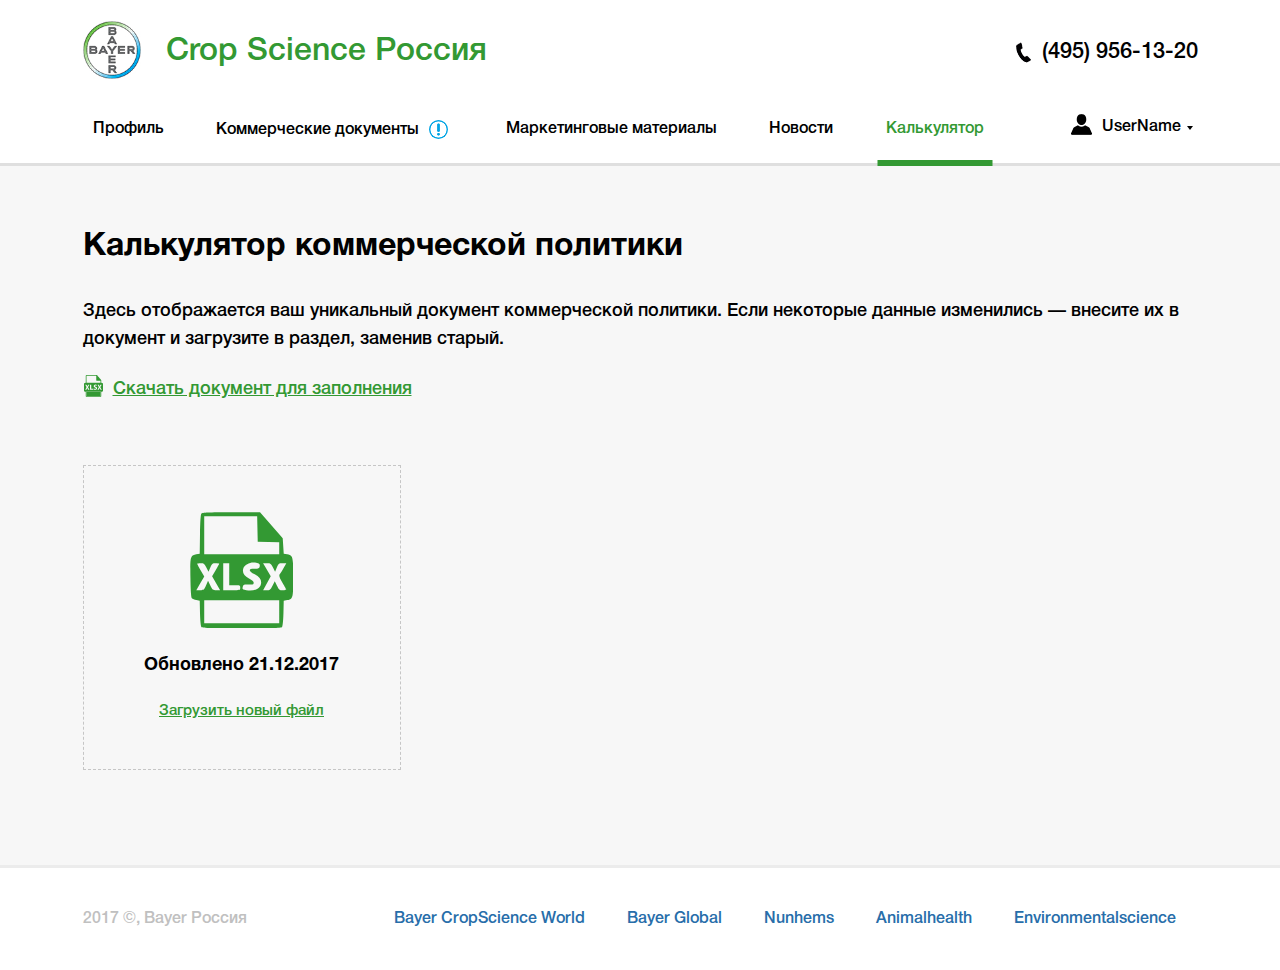
<file: calculator.html>
<!DOCTYPE html>
<html lang="ru">

<head>
    <meta charset="utf-8">
    <meta http-equiv="x-ua-compatible" content="ie=edge">
    <title>Главная</title>
    <meta content="" name="description">
    <meta content="" name="keywords">
    <meta name="viewport" content="width=device-width, initial-scale=1.0">
    <meta content="telephone=no" name="format-detection">
    <meta name="HandheldFriendly" content="true">


    <!--[if (gt IE 9)|!(IE)]><!-->
    <link href="static/css/main.min.css" rel="stylesheet" type="text/css">
    <!--<![endif]-->
    <link rel="icon" type="image/x-icon" href="favicon.ico">
    <script>
        (function(H){H.className=H.className.replace(/\bno-js\b/,'js')})(document.documentElement)
    </script>
</head>

<body class="page">
    <div class="page__wrapper">
        <header class="header">
            <div class="container">
                <div class="header__inner">
                    <div class="header__left">
                        <button class="hamburger header__hamburger">
                            <span class="hamburger__icon"></span>
                        </button>
                        <a class="logo header__logo" href="javascript:void(0)">
                            <img class="logo__img" src="static/img/assets/logo/logo.jpg" alt="" role="presentation" />
                        </a>
                        <div class="header__top">
                            <div class="header__text-logo">Crop Science Россия
                            </div>
                            <a class="header__phone" href="tel:+74959561320">(495) 956-13-20</a>
                        </div>
                    </div>
                    <div class="header__right">
                        <div class="nav header__nav">
                            <div class="nav__title">Меню
                            </div>
                            <button class="nav__close">Закрыть меню
                            </button>
                            <ul class="nav__list">
                                <li class="nav__item">
                                    <a class="nav__link" href="#">
                                        <span class="nav__link-text">Профиль</span>
                                    </a>
                                </li>
                                <li class="nav__item">
                                    <a class="nav__link" href="#">
                                        <span class="nav__link-text">Коммерческие документы
                                            <span class="notification">
                                                <span class="notification__icon">
                                                    <span class="notification__inner">
                                                        <span class="notification__text">Прайс-лист обновлен</span>
                                                    </span>
                                                </span>
                                            </span>
                                        </span>
                                    </a>
                                </li>
                                <li class="nav__item">
                                    <a class="nav__link" href="#">
                                        <span class="nav__link-text">Маркетинговые материалы</span>
                                    </a>
                                </li>
                                <li class="nav__item">
                                    <a class="nav__link" href="#">
                                        <span class="nav__link-text">Новости</span>
                                    </a>
                                </li>
                                <li class="nav__item">
                                    <a class="nav__link nav__link_active" href="#">
                                        <span class="nav__link-text">Калькулятор</span>
                                    </a>
                                </li>
                            </ul>
                        </div>
                        <div class="nav-user header__nav-user">
                            <div class="nav-user__avatar-wrap">
                                <img class="nav-user__avatar" src="static/img/assets/nav-user/user-defaults.png" alt="" role="presentation"
                                />
                            </div>
                            <div class="nav-user__name">UserName
                            </div>
                            <div class="nav-user__dropdown">
                                <ul class="nav-user__dropdown-list">
                                    <li class="nav-user__dropdown-item">
                                        <a class="nav-user__dropdown-link" href="jv0">Выход из личного кабинета</a>
                                    </li>
                                    <li class="nav-user__dropdown-item">
                                        <a class="nav-user__dropdown-link" href="jv0">На сайт Bayer.ru</a>
                                    </li>
                                </ul>
                            </div>
                        </div>
                    </div>
                </div>
            </div>
        </header>
        <div class="page__content">
            <div class="calculator-page">
                <div class="container">
                    <h2 class="title calculator-page__subtitle">Калькулятор коммерческой политики
                    </h2>
                    <p class="text calculator-page__text calculator-page__text_bottom">Здесь отображается ваш уникальный документ коммерческой политики. Если некоторые данные изменились —
                        внесите их в документ и загрузите в раздел, заменив старый.
                    </p>
                    <a class="link link_icon calculator-page__download-link" href="javascript:void(0)">
                        <span class="link__icon link__icon_xlsx"></span>
                        <span class="link__text">Скачать документ для заполнения</span>
                    </a>
                    <div class="calculator-page__download-file">
                        <!--Для незаполненого инпута нужно доавить модификатор "download-file_empty"-->
                        <div class="download-file">
                            <label class="download-file__label">
                                <input class="download-file__input" type="file" />
                                <svg class="icon icon_icon-xlsx download-file__icon" width="103px" height="116px">
                                    <use xlink:href="svg-symbols.svg#icon-xlsx"></use>
                                </svg>
                                <span class="download-file__update">Обновлено 21.12.2017</span>
                                <span class="download-file__text">Загрузить новый файл</span>
                            </label>
                        </div>
                    </div>
                </div>
            </div>
        </div>
        <footer class="footer">
            <div class="footer__container container">
                <div class="footer__copy">2017 &copy, Bayer Россия
                </div>
                <nav class="nav-footer footer__nav">
                    <ul class="nav-footer__list">
                        <li class="nav-footer__item">
                            <a class="nav-footer__link" href="#">Bayer CropScience World</a>
                        </li>
                        <li class="nav-footer__item">
                            <a class="nav-footer__link" href="#">Bayer Global</a>
                        </li>
                        <li class="nav-footer__item">
                            <a class="nav-footer__link" href="#">Nunhems</a>
                        </li>
                        <li class="nav-footer__item">
                            <a class="nav-footer__link" href="#">Animalhealth</a>
                        </li>
                        <li class="nav-footer__item">
                            <a class="nav-footer__link" href="#">Environmentalscience</a>
                        </li>
                    </ul>
                </nav>
            </div>
        </footer>
    </div>
    <script src="https://code.jquery.com/jquery-3.1.1.min.js"></script>
    <script src="static/js/main.min.js"></script>
</body>

</html>
</file>
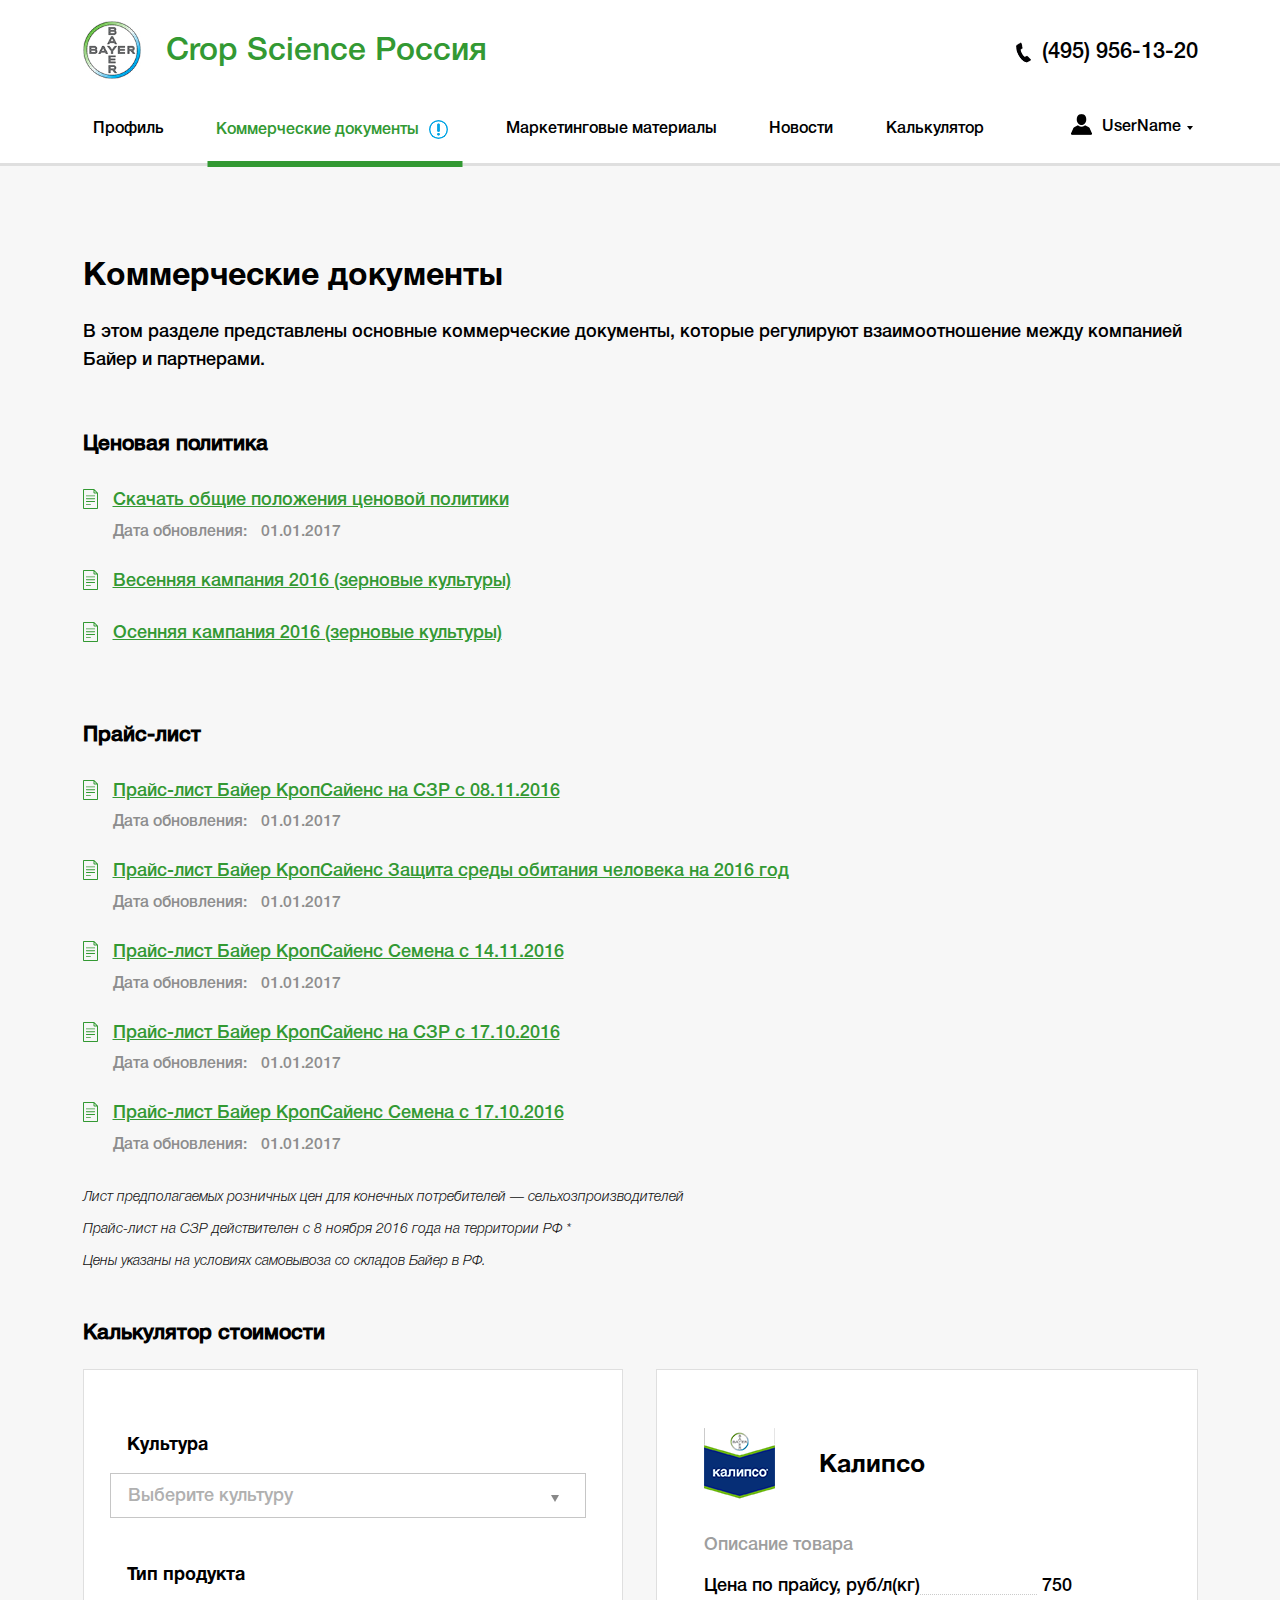
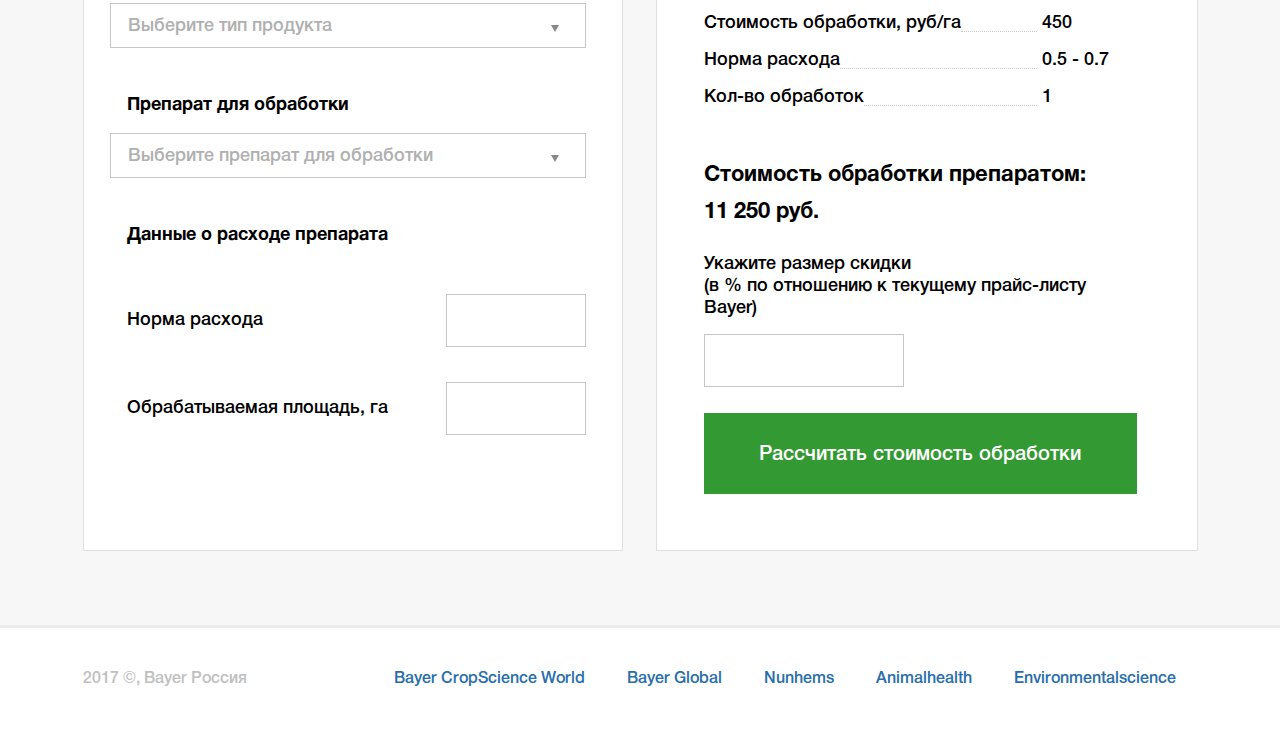
<file: documents.html>
<!DOCTYPE html>
<html lang="ru">

<head>
    <meta charset="utf-8">
    <meta http-equiv="x-ua-compatible" content="ie=edge">
    <title>Главная</title>
    <meta content="" name="description">
    <meta content="" name="keywords">
    <meta name="viewport" content="width=device-width, initial-scale=1.0">
    <meta content="telephone=no" name="format-detection">
    <meta name="HandheldFriendly" content="true">


    <!--[if (gt IE 9)|!(IE)]><!-->
    <link href="static/css/main.min.css" rel="stylesheet" type="text/css">
    <!--<![endif]-->
    <link rel="icon" type="image/x-icon" href="favicon.ico">
    <script>
        (function(H){H.className=H.className.replace(/\bno-js\b/,'js')})(document.documentElement)
    </script>
</head>

<body class="page">
    <div class="page__wrapper">
        <header class="header">
            <div class="container">
                <div class="header__inner">
                    <div class="header__left">
                        <button class="hamburger header__hamburger">
                            <span class="hamburger__icon"></span>
                        </button>
                        <a class="logo header__logo" href="javascript:void(0)">
                            <img class="logo__img" src="static/img/assets/logo/logo.jpg" alt="" role="presentation" />
                        </a>
                        <div class="header__top">
                            <div class="header__text-logo">Crop Science Россия
                            </div>
                            <a class="header__phone" href="tel:+74959561320">(495) 956-13-20</a>
                        </div>
                    </div>
                    <div class="header__right">
                        <div class="nav header__nav">
                            <div class="nav__title">Меню
                            </div>
                            <button class="nav__close">Закрыть меню
                            </button>
                            <ul class="nav__list">
                                <li class="nav__item">
                                    <a class="nav__link" href="#">
                                        <span class="nav__link-text">Профиль</span>
                                    </a>
                                </li>
                                <li class="nav__item">
                                    <a class="nav__link nav__link_active" href="#">
                                        <span class="nav__link-text">Коммерческие документы
                                            <span class="notification">
                                                <span class="notification__icon">
                                                    <span class="notification__inner">
                                                        <span class="notification__text">Прайс-лист обновлен</span>
                                                    </span>
                                                </span>
                                            </span>
                                        </span>
                                    </a>
                                </li>
                                <li class="nav__item">
                                    <a class="nav__link" href="#">
                                        <span class="nav__link-text">Маркетинговые материалы</span>
                                    </a>
                                </li>
                                <li class="nav__item">
                                    <a class="nav__link" href="#">
                                        <span class="nav__link-text">Новости</span>
                                    </a>
                                </li>
                                <li class="nav__item">
                                    <a class="nav__link" href="#">
                                        <span class="nav__link-text">Калькулятор</span>
                                    </a>
                                </li>
                            </ul>
                        </div>
                        <div class="nav-user header__nav-user">
                            <div class="nav-user__avatar-wrap">
                                <img class="nav-user__avatar" src="static/img/assets/nav-user/user-defaults.png" alt="" role="presentation"
                                />
                            </div>
                            <div class="nav-user__name">UserName
                            </div>
                            <div class="nav-user__dropdown">
                                <ul class="nav-user__dropdown-list">
                                    <li class="nav-user__dropdown-item">
                                        <a class="nav-user__dropdown-link" href="jv0">Выход из личного кабинета</a>
                                    </li>
                                    <li class="nav-user__dropdown-item">
                                        <a class="nav-user__dropdown-link" href="jv0">На сайт Bayer.ru</a>
                                    </li>
                                </ul>
                            </div>
                        </div>
                    </div>
                </div>
            </div>
        </header>
        <div class="page__content">
            <div class="documents-page">
                <div class="container">
                    <h2 class="title documents-page__titile">Коммерческие документы
                    </h2>
                    <p class="text documents-page__text">В этом разделе представлены основные коммерческие документы, которые регулируют взаимоотношение между
                        компанией Байер и партнерами.
                    </p>
                    <h3 class="documents-page__subtitle">Ценовая политика
                    </h3>
                    <ul class="documents-page__list">
                        <li class="documents-page__item">
                            <a class="link link_icon" href="javascript:void(0)">
                                <span class="link__icon link__icon_file"></span>
                                <span class="link__text">Скачать общие положения ценовой политики</span>
                                <span class="link__update">Дата обновления:
                                    <span>01.01.2017</span>
                                </span>
                            </a>
                        </li>
                        <li class="documents-page__item">
                            <a class="link link_icon" href="javascript:void(0)">
                                <span class="link__icon link__icon_file"></span>
                                <span class="link__text">Весенняя кампания 2016 (зерновые культуры)</span>
                            </a>
                        </li>
                        <li class="documents-page__item">
                            <a class="link link_icon" href="javascript:void(0)">
                                <span class="link__icon link__icon_file"></span>
                                <span class="link__text">Осенняя кампания 2016 (зерновые культуры)</span>
                            </a>
                        </li>
                    </ul>
                    <h3 class="documents-page__subtitle">Прайс-лист
                    </h3>
                    <ul class="documents-page__list documents-page__list_price-list">
                        <li class="documents-page__item">
                            <a class="link link_icon" href="javascript:void(0)">
                                <span class="link__icon link__icon_file"></span>
                                <span class="link__text">Прайс-лист Байер КропСайенс на СЗР с 08.11.2016</span>
                                <span class="link__update">Дата обновления:
                                    <span>01.01.2017</span>
                                </span>
                            </a>
                        </li>
                        <li class="documents-page__item">
                            <a class="link link_icon" href="javascript:void(0)">
                                <span class="link__icon link__icon_file"></span>
                                <span class="link__text">Прайс-лист Байер КропСайенс Защита среды обитания человека на 2016 год</span>
                                <span class="link__update">Дата обновления:
                                    <span>01.01.2017</span>
                                </span>
                            </a>
                        </li>
                        <li class="documents-page__item">
                            <a class="link link_icon" href="javascript:void(0)">
                                <span class="link__icon link__icon_file"></span>
                                <span class="link__text">Прайс-лист Байер КропСайенс Семена с 14.11.2016</span>
                                <span class="link__update">Дата обновления:
                                    <span>01.01.2017</span>
                                </span>
                            </a>
                        </li>
                        <li class="documents-page__item">
                            <a class="link link_icon" href="javascript:void(0)">
                                <span class="link__icon link__icon_file"></span>
                                <span class="link__text">Прайс-лист Байер КропСайенс на СЗР с 17.10.2016</span>
                                <span class="link__update">Дата обновления:
                                    <span>01.01.2017</span>
                                </span>
                            </a>
                        </li>
                        <li class="documents-page__item">
                            <a class="link link_icon" href="javascript:void(0)">
                                <span class="link__icon link__icon_file"></span>
                                <span class="link__text">Прайс-лист Байер КропСайенс Семена с 17.10.2016</span>
                                <span class="link__update">Дата обновления:
                                    <span>01.01.2017</span>
                                </span>
                            </a>
                        </li>
                    </ul>
                    <div class="documents-page__disc">
                        <p>Лист предполагаемых розничных цен для конечных потребителей — сельхозпроизводителей</p>
                        <p>Прайс-лист на СЗР действителен с 8 ноября 2016 года на территории РФ *</p>
                        <p>Цены указаны на условиях самовывоза со складов Байер в РФ.</p>
                    </div>
                    <h3 class="documents-page__subtitle documents-page__subtitle_calc">Калькулятор стоимости
                    </h3>
                    <div class="calculator documents-page__calculator">
                        <div class="calculator__left">
                            <div class="calculator__row">
                                <div class="select calculator__select">
                                    <div class="select__title">Культура
                                    </div>
                                    <select class="select__select js-select" data-placeholder="Выберите культуру">
                                        <option></option>
                                        <option value="Картофель">Картофель</option>
                                        <option value="Картофель">Картофель</option>
                                        <option value="Картофель">Картофель</option>
                                        <option value="Картофель">Картофель</option>
                                        <option value="Картофель">Картофель</option>
                                    </select>
                                </div>
                            </div>
                            <div class="calculator__row">
                                <div class="select calculator__select">
                                    <div class="select__title">Тип продукта
                                    </div>
                                    <select class="select__select js-select" data-placeholder="Выберите тип продукта">
                                        <option></option>
                                        <option value="Картофель">Картофель</option>
                                        <option value="Картофель">Картофель</option>
                                        <option value="Картофель">Картофель</option>
                                        <option value="Картофель">Картофель</option>
                                        <option value="Картофель">Картофель</option>
                                    </select>
                                </div>
                            </div>
                            <div class="calculator__row">
                                <div class="select calculator__select">
                                    <div class="select__title">Препарат для обработки
                                    </div>
                                    <select class="select__select js-select" data-placeholder="Выберите препарат для обработки">
                                        <option></option>
                                        <option value="Калипсо">Калипсо</option>
                                        <option value="Калипсо">Калипсо</option>
                                        <option value="Калипсо">Калипсо</option>
                                        <option value="Калипсо">Калипсо</option>
                                        <option value="Калипсо">Калипсо</option>
                                    </select>
                                </div>
                            </div>
                            <div class="calculator__row">
                                <div class="calculator__title">Данные о расходе препарата
                                </div>
                            </div>
                            <div class="calculator__row calculator__row_col">
                                <div class="calculator__col calculator__col_small">
                                    <div class="calculator__label">Норма расхода
                                    </div>
                                </div>
                                <div class="calculator__col calculator__col_large">
                                    <input class="input input_full-width calculator__input" type="text" />
                                </div>
                            </div>
                            <div class="calculator__row calculator__row_col">
                                <div class="calculator__col calculator__col_small">
                                    <div class="calculator__label">Обрабатываемая площадь, га
                                    </div>
                                </div>
                                <div class="calculator__col calculator__col_large">
                                    <input class="input input_full-width calculator__input" type="text" />
                                </div>
                            </div>
                        </div>
                        <div class="calculator__right">
                            <div class="product product">
                                <div class="product__header">
                                    <div class="product__logo-wrap">
                                        <img class="product__logo" src="static/img/assets/calculator/product/kalipso.png" alt=""
                                        role="presentation" />
                                    </div>
                                    <div class="product__name">Калипсо
                                    </div>
                                </div>
                                <div class="product__content">
                                    <div class="product__subtitle">Описание товара
                                    </div>
                                    <ul class="product__list">
                                        <li class="product__item">
                                            <div class="product__item-name">Цена по прайсу, руб/л(кг)
                                            </div>
                                            <div class="product__item-amount">750
                                            </div>
                                        </li>
                                        <li class="product__item">
                                            <div class="product__item-name">Стоимость обработки, руб/га
                                            </div>
                                            <div class="product__item-amount">450
                                            </div>
                                        </li>
                                        <li class="product__item">
                                            <div class="product__item-name">Норма расхода
                                            </div>
                                            <div class="product__item-amount">0.5 - 0.7
                                            </div>
                                        </li>
                                        <li class="product__item">
                                            <div class="product__item-name">Кол-во обработок
                                            </div>
                                            <div class="product__item-amount">1
                                            </div>
                                        </li>
                                    </ul>
                                    <div class="product__row product__row_price">
                                        <div class="product__col product__col_large">
                                            <div class="product__price">Стоимость обработки препаратом:
                                            </div>
                                        </div>
                                        <div class="product__col product__col_small">
                                            <div class="product__price">11 250 руб.
                                            </div>
                                        </div>
                                    </div>
                                    <div class="product__row">
                                        <div class="product__col product__col_large">
                                            <div class="product__sale-text">Укажите размер скидки
                                                <br/>(в % по отношению к текущему прайс-листу Bayer)
                                            </div>
                                        </div>
                                        <div class="product__col product__col_small">
                                            <input class="input input_full-width product__input" type="text" />
                                        </div>
                                    </div>
                                </div>
                                <div class="product__footer">
                                    <a class="btn btn_green product__btn" href="javascript:void(0)">Рассчитать стоимость обработки</a>
                                </div>
                            </div>
                        </div>
                    </div>
                </div>
            </div>
        </div>
        <footer class="footer">
            <div class="footer__container container">
                <div class="footer__copy">2017 &copy, Bayer Россия
                </div>
                <nav class="nav-footer footer__nav">
                    <ul class="nav-footer__list">
                        <li class="nav-footer__item">
                            <a class="nav-footer__link" href="#">Bayer CropScience World</a>
                        </li>
                        <li class="nav-footer__item">
                            <a class="nav-footer__link" href="#">Bayer Global</a>
                        </li>
                        <li class="nav-footer__item">
                            <a class="nav-footer__link" href="#">Nunhems</a>
                        </li>
                        <li class="nav-footer__item">
                            <a class="nav-footer__link" href="#">Animalhealth</a>
                        </li>
                        <li class="nav-footer__item">
                            <a class="nav-footer__link" href="#">Environmentalscience</a>
                        </li>
                    </ul>
                </nav>
            </div>
        </footer>
    </div>
    <script src="https://code.jquery.com/jquery-3.1.1.min.js"></script>
    <script src="static/js/main.min.js"></script>
</body>

</html>
</file>
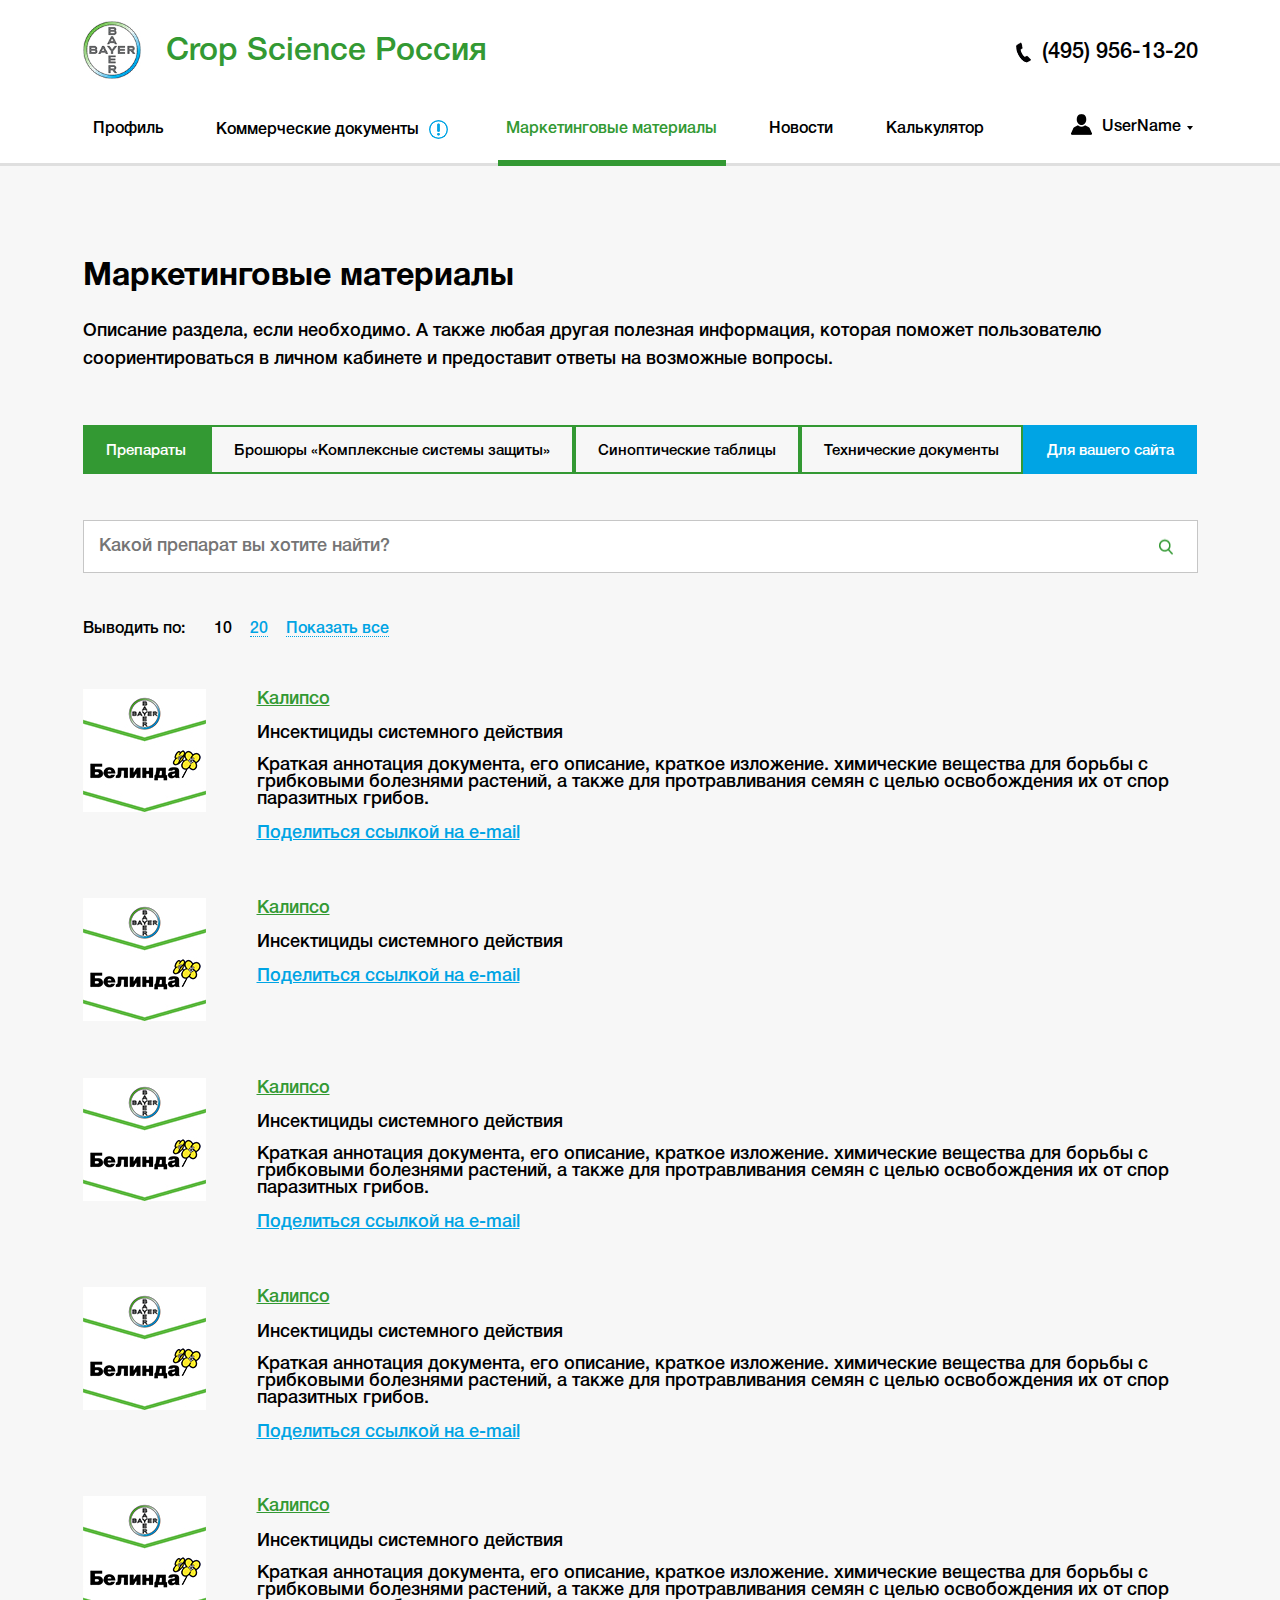
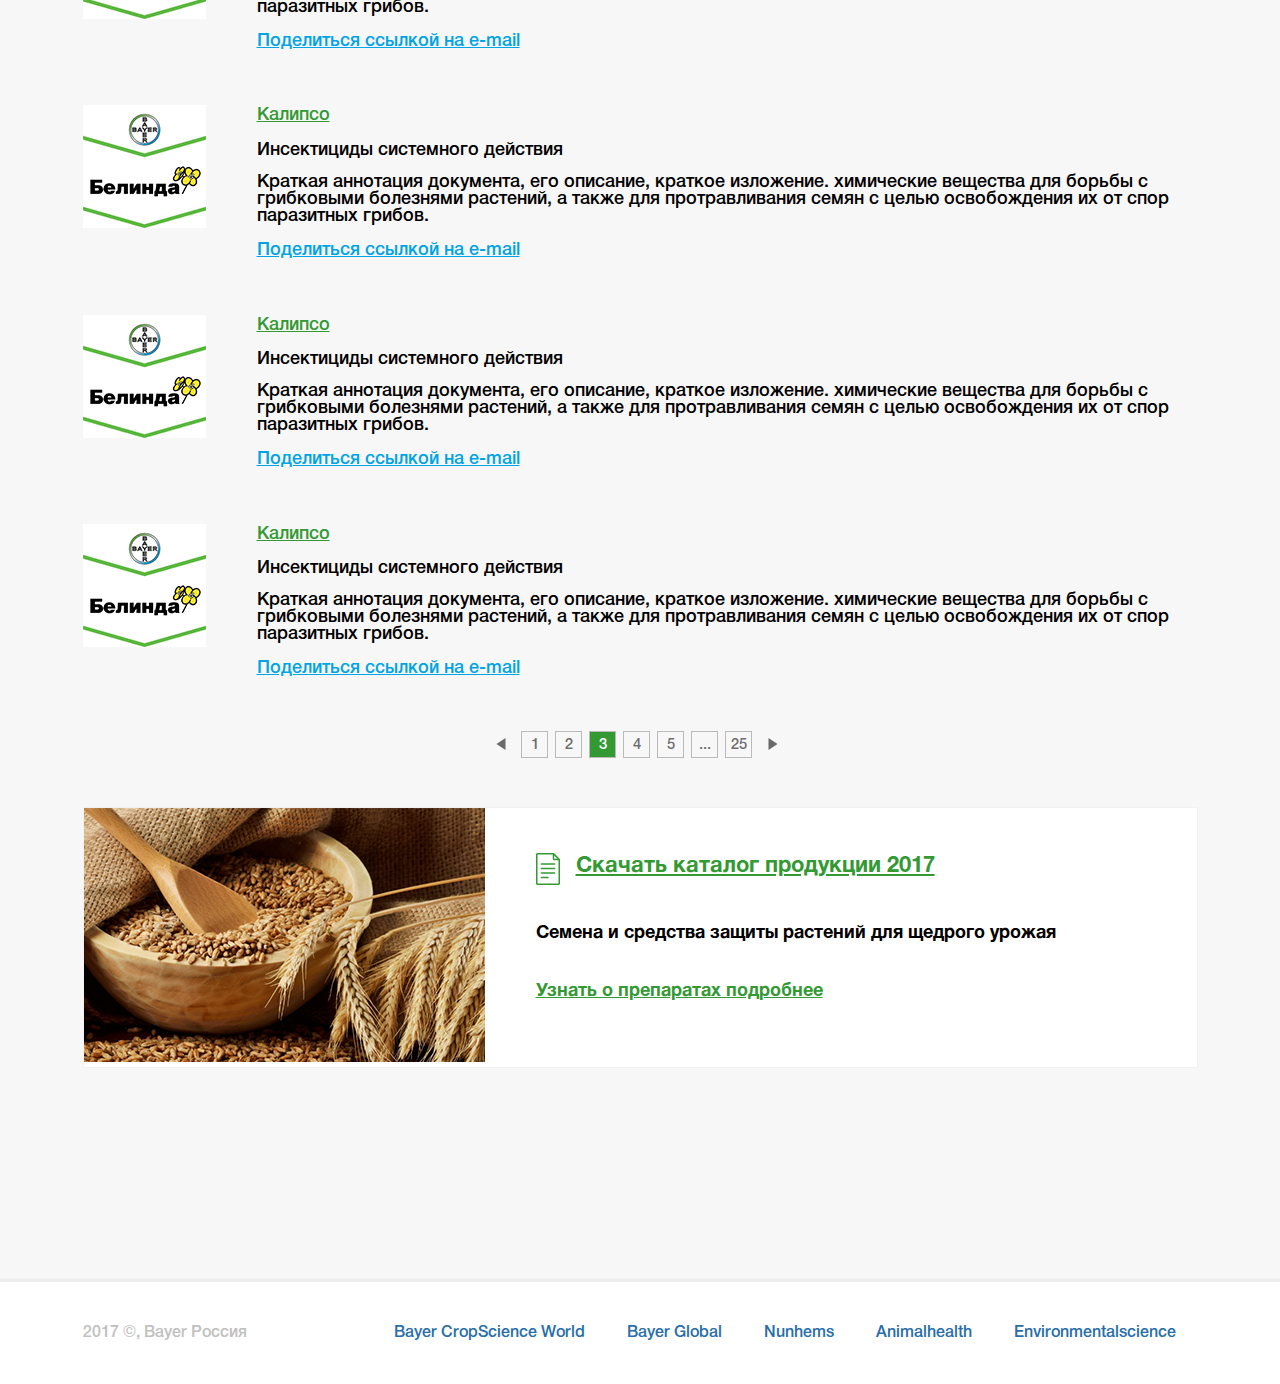
<file: marketing.html>
<!DOCTYPE html>
<html lang="ru">

<head>
    <meta charset="utf-8">
    <meta http-equiv="x-ua-compatible" content="ie=edge">
    <title>Маркетинговые материалы</title>
    <meta content="" name="description">
    <meta content="" name="keywords">
    <meta name="viewport" content="width=device-width, initial-scale=1.0">
    <meta content="telephone=no" name="format-detection">
    <meta name="HandheldFriendly" content="true">


    <!--[if (gt IE 9)|!(IE)]><!-->
    <link href="static/css/main.min.css" rel="stylesheet" type="text/css">
    <!--<![endif]-->
    <link rel="icon" type="image/x-icon" href="favicon.ico">
    <script>
        (function(H){H.className=H.className.replace(/\bno-js\b/,'js')})(document.documentElement)
    </script>
</head>

<body class="page">
    <div class="page__wrapper">
        <header class="header">
            <div class="container">
                <div class="header__inner">
                    <div class="header__left">
                        <button class="hamburger header__hamburger">
                            <span class="hamburger__icon"></span>
                        </button>
                        <a class="logo header__logo" href="javascript:void(0)">
                            <img class="logo__img" src="static/img/assets/logo/logo.jpg" alt="" role="presentation" />
                        </a>
                        <div class="header__top">
                            <div class="header__text-logo">Crop Science Россия
                            </div>
                            <a class="header__phone" href="tel:+74959561320">(495) 956-13-20</a>
                        </div>
                    </div>
                    <div class="header__right">
                        <div class="nav header__nav">
                            <div class="nav__title">Меню
                            </div>
                            <button class="nav__close">Закрыть меню
                            </button>
                            <ul class="nav__list">
                                <li class="nav__item">
                                    <a class="nav__link" href="#">
                                        <span class="nav__link-text">Профиль</span>
                                    </a>
                                </li>
                                <li class="nav__item">
                                    <a class="nav__link" href="#">
                                        <span class="nav__link-text">Коммерческие документы
                                            <span class="notification">
                                                <span class="notification__icon">
                                                    <span class="notification__inner">
                                                        <span class="notification__text">Прайс-лист обновлен</span>
                                                    </span>
                                                </span>
                                            </span>
                                        </span>
                                    </a>
                                </li>
                                <li class="nav__item">
                                    <a class="nav__link nav__link_active" href="#">
                                        <span class="nav__link-text">Маркетинговые материалы</span>
                                    </a>
                                </li>
                                <li class="nav__item">
                                    <a class="nav__link" href="#">
                                        <span class="nav__link-text">Новости</span>
                                    </a>
                                </li>
                                <li class="nav__item">
                                    <a class="nav__link" href="#">
                                        <span class="nav__link-text">Калькулятор</span>
                                    </a>
                                </li>
                            </ul>
                        </div>
                        <div class="nav-user header__nav-user">
                            <div class="nav-user__avatar-wrap">
                                <img class="nav-user__avatar" src="static/img/assets/nav-user/user-defaults.png" alt="" role="presentation"
                                />
                            </div>
                            <div class="nav-user__name">UserName
                            </div>
                            <div class="nav-user__dropdown">
                                <ul class="nav-user__dropdown-list">
                                    <li class="nav-user__dropdown-item">
                                        <a class="nav-user__dropdown-link" href="jv0">Выход из личного кабинета</a>
                                    </li>
                                    <li class="nav-user__dropdown-item">
                                        <a class="nav-user__dropdown-link" href="jv0">На сайт Bayer.ru</a>
                                    </li>
                                </ul>
                            </div>
                        </div>
                    </div>
                </div>
            </div>
        </header>
        <div class="page__content">
            <div class="marketing-page">
                <div class="container">
                    <h2 class="title marketing-page__title">Маркетинговые материалы
                    </h2>
                    <p class="text marketing-page__text">Описание раздела, если необходимо. А также любая другая полезная информация, которая поможет пользователю
                        соориентироваться в личном кабинете и предоставит ответы на возможные вопросы.
                    </p>
                    <div class="marketing-page__content">
                        <div class="marketing-page__tabs">
                            <div class="tabs">
                                <div class="tabs__header">
                                    <ul class="tabs__nav">
                                        <li class="tabs__nav-item">
                                            <button class="tabs__btn tabs__btn_active" data-tab="tab-1">Препараты
                                            </button>
                                        </li>
                                        <li class="tabs__nav-item">
                                            <button class="tabs__btn" data-tab="tab-2">Брошюры «Комплексные системы защиты»
                                            </button>
                                        </li>
                                        <li class="tabs__nav-item">
                                            <button class="tabs__btn" data-tab="tab-3">Синоптические таблицы
                                            </button>
                                        </li>
                                        <li class="tabs__nav-item">
                                            <button class="tabs__btn" data-tab="tab-4">Технические документы
                                            </button>
                                        </li>
                                        <li class="tabs__nav-item">
                                            <button class="tabs__btn tabs__btn_blue" data-tab="tab-5">Для вашего сайта
                                            </button>
                                        </li>
                                    </ul>
                                    <div class="tabs__nav-tablet">
                                        <div class="select tabs__select js-tab-select">
                                            <div class="select__title">Выберите интересующий раздел:
                                            </div>
                                            <select class="select__select js-select" data-placeholder="Выберите интересующий раздел:">
                                                <option></option>
                                                <option value="tab-1" selected="selected">Препараты</option>
                                                <option value="tab-2">Брошюры «Комплексные системы защиты»</option>
                                                <option value="tab-3">Синоптические таблицы</option>
                                                <option value="tab-4">Технические документы</option>
                                                <option value="tab-5">Для вашего сайта</option>
                                            </select>
                                        </div>
                                    </div>
                                </div>
                                <div class="tabs__content">
                                    <div class="tabs__list">
                                        <div class="tabs__item tabs__item_active" id="tab-1">
                                            <div class="drags">
                                                <form class="search drags__search">
                                                    <input class="input input_search search__input" type="text" placeholder="Какой препарат вы хотите найти?"
                                                    />
                                                    <button class="search__btn">Найти
                                                    </button>
                                                </form>
                                                <div class="output drags__output">
                                                    <div class="output__text">Выводить по:
                                                    </div>
                                                    <ul class="output__list">
                                                        <li class="output__item">
                                                            <span class="output__link output__link_active">10</span>
                                                        </li>
                                                        <li class="output__item">
                                                            <a class="output__link" href="javascript:void(0)">20</a>
                                                        </li>
                                                        <li class="output__item">
                                                            <a class="output__link" href="javascript:void(0)">Показать все</a>
                                                        </li>
                                                    </ul>
                                                </div>
                                                <ul class="drags__list">
                                                    <li class="drags__item">
                                                        <a class="drags__logo-wrap" href="javascript:void(0)">
                                                            <img class="drags__logo" src="static/img/assets/drags/belinda.jpg"
                                                            alt="" role="presentation" />
                                                        </a>
                                                        <div class="drags__item-content">
                                                            <a class="link drags__name" href="javascript:void(0)">
                                                                <span class="link__text">Калипсо</span>
                                                            </a>
                                                            <div class="drags__disc-wrap">
                                                                <p class="drags__disc">Инсектициды системного действия
                                                                </p>
                                                                <p class="drags__disc">Краткая аннотация документа, его описание, краткое изложение.
                                                                    химические вещества для борьбы с грибковыми болезнями
                                                                    растений, а также для протравливания семян с целью освобождения
                                                                    их от спор паразитных грибов.
                                                                </p>
                                                            </div>
                                                            <a class="link link_blue" href="mailto:mail@gmail.com">
                                                                <span class="link__text">Поделиться ссылкой на e-mail</span>
                                                            </a>
                                                        </div>
                                                    </li>
                                                    <li class="drags__item">
                                                        <a class="drags__logo-wrap" href="javascript:void(0)">
                                                            <img class="drags__logo" src="static/img/assets/drags/belinda.jpg"
                                                            alt="" role="presentation" />
                                                        </a>
                                                        <div class="drags__item-content">
                                                            <a class="link drags__name" href="javascript:void(0)">
                                                                <span class="link__text">Калипсо</span>
                                                            </a>
                                                            <div class="drags__disc-wrap">
                                                                <p class="drags__disc">Инсектициды системного действия
                                                                </p>
                                                            </div>
                                                            <a class="link link_blue" href="mailto:mail@gmail.com">
                                                                <span class="link__text">Поделиться ссылкой на e-mail</span>
                                                            </a>
                                                        </div>
                                                    </li>
                                                    <li class="drags__item">
                                                        <a class="drags__logo-wrap" href="javascript:void(0)">
                                                            <img class="drags__logo" src="static/img/assets/drags/belinda.jpg"
                                                            alt="" role="presentation" />
                                                        </a>
                                                        <div class="drags__item-content">
                                                            <a class="link drags__name" href="javascript:void(0)">
                                                                <span class="link__text">Калипсо</span>
                                                            </a>
                                                            <div class="drags__disc-wrap">
                                                                <p class="drags__disc">Инсектициды системного действия
                                                                </p>
                                                                <p class="drags__disc">Краткая аннотация документа, его описание, краткое изложение.
                                                                    химические вещества для борьбы с грибковыми болезнями
                                                                    растений, а также для протравливания семян с целью освобождения
                                                                    их от спор паразитных грибов.
                                                                </p>
                                                            </div>
                                                            <a class="link link_blue" href="mailto:mail@gmail.com">
                                                                <span class="link__text">Поделиться ссылкой на e-mail</span>
                                                            </a>
                                                        </div>
                                                    </li>
                                                    <li class="drags__item">
                                                        <a class="drags__logo-wrap" href="javascript:void(0)">
                                                            <img class="drags__logo" src="static/img/assets/drags/belinda.jpg"
                                                            alt="" role="presentation" />
                                                        </a>
                                                        <div class="drags__item-content">
                                                            <a class="link drags__name" href="javascript:void(0)">
                                                                <span class="link__text">Калипсо</span>
                                                            </a>
                                                            <div class="drags__disc-wrap">
                                                                <p class="drags__disc">Инсектициды системного действия
                                                                </p>
                                                                <p class="drags__disc">Краткая аннотация документа, его описание, краткое изложение.
                                                                    химические вещества для борьбы с грибковыми болезнями
                                                                    растений, а также для протравливания семян с целью освобождения
                                                                    их от спор паразитных грибов.
                                                                </p>
                                                            </div>
                                                            <a class="link link_blue" href="mailto:mail@gmail.com">
                                                                <span class="link__text">Поделиться ссылкой на e-mail</span>
                                                            </a>
                                                        </div>
                                                    </li>
                                                    <li class="drags__item">
                                                        <a class="drags__logo-wrap" href="javascript:void(0)">
                                                            <img class="drags__logo" src="static/img/assets/drags/belinda.jpg"
                                                            alt="" role="presentation" />
                                                        </a>
                                                        <div class="drags__item-content">
                                                            <a class="link drags__name" href="javascript:void(0)">
                                                                <span class="link__text">Калипсо</span>
                                                            </a>
                                                            <div class="drags__disc-wrap">
                                                                <p class="drags__disc">Инсектициды системного действия
                                                                </p>
                                                                <p class="drags__disc">Краткая аннотация документа, его описание, краткое изложение.
                                                                    химические вещества для борьбы с грибковыми болезнями
                                                                    растений, а также для протравливания семян с целью освобождения
                                                                    их от спор паразитных грибов.
                                                                </p>
                                                            </div>
                                                            <a class="link link_blue" href="mailto:mail@gmail.com">
                                                                <span class="link__text">Поделиться ссылкой на e-mail</span>
                                                            </a>
                                                        </div>
                                                    </li>
                                                    <li class="drags__item">
                                                        <a class="drags__logo-wrap" href="javascript:void(0)">
                                                            <img class="drags__logo" src="static/img/assets/drags/belinda.jpg"
                                                            alt="" role="presentation" />
                                                        </a>
                                                        <div class="drags__item-content">
                                                            <a class="link drags__name" href="javascript:void(0)">
                                                                <span class="link__text">Калипсо</span>
                                                            </a>
                                                            <div class="drags__disc-wrap">
                                                                <p class="drags__disc">Инсектициды системного действия
                                                                </p>
                                                                <p class="drags__disc">Краткая аннотация документа, его описание, краткое изложение.
                                                                    химические вещества для борьбы с грибковыми болезнями
                                                                    растений, а также для протравливания семян с целью освобождения
                                                                    их от спор паразитных грибов.
                                                                </p>
                                                            </div>
                                                            <a class="link link_blue" href="mailto:mail@gmail.com">
                                                                <span class="link__text">Поделиться ссылкой на e-mail</span>
                                                            </a>
                                                        </div>
                                                    </li>
                                                    <li class="drags__item">
                                                        <a class="drags__logo-wrap" href="javascript:void(0)">
                                                            <img class="drags__logo" src="static/img/assets/drags/belinda.jpg"
                                                            alt="" role="presentation" />
                                                        </a>
                                                        <div class="drags__item-content">
                                                            <a class="link drags__name" href="javascript:void(0)">
                                                                <span class="link__text">Калипсо</span>
                                                            </a>
                                                            <div class="drags__disc-wrap">
                                                                <p class="drags__disc">Инсектициды системного действия
                                                                </p>
                                                                <p class="drags__disc">Краткая аннотация документа, его описание, краткое изложение.
                                                                    химические вещества для борьбы с грибковыми болезнями
                                                                    растений, а также для протравливания семян с целью освобождения
                                                                    их от спор паразитных грибов.
                                                                </p>
                                                            </div>
                                                            <a class="link link_blue" href="mailto:mail@gmail.com">
                                                                <span class="link__text">Поделиться ссылкой на e-mail</span>
                                                            </a>
                                                        </div>
                                                    </li>
                                                    <li class="drags__item">
                                                        <a class="drags__logo-wrap" href="javascript:void(0)">
                                                            <img class="drags__logo" src="static/img/assets/drags/belinda.jpg"
                                                            alt="" role="presentation" />
                                                        </a>
                                                        <div class="drags__item-content">
                                                            <a class="link drags__name" href="javascript:void(0)">
                                                                <span class="link__text">Калипсо</span>
                                                            </a>
                                                            <div class="drags__disc-wrap">
                                                                <p class="drags__disc">Инсектициды системного действия
                                                                </p>
                                                                <p class="drags__disc">Краткая аннотация документа, его описание, краткое изложение.
                                                                    химические вещества для борьбы с грибковыми болезнями
                                                                    растений, а также для протравливания семян с целью освобождения
                                                                    их от спор паразитных грибов.
                                                                </p>
                                                            </div>
                                                            <a class="link link_blue" href="mailto:mail@gmail.com">
                                                                <span class="link__text">Поделиться ссылкой на e-mail</span>
                                                            </a>
                                                        </div>
                                                    </li>
                                                </ul>
                                                <div class="pagination drags__pagination">
                                                    <ul class="pagination__list">
                                                        <li class="pagination__item">
                                                            <a class="pagination__link pagination__link_prev" href="javascript:void(0)"></a>
                                                        </li>
                                                        <li class="pagination__item">
                                                            <a class="pagination__link" href="javascript:void(0)">1</a>
                                                        </li>
                                                        <li class="pagination__item">
                                                            <a class="pagination__link" href="javascript:void(0)">2</a>
                                                        </li>
                                                        <li class="pagination__item">
                                                            <a class="pagination__link pagination__link_active" href="javascript:void(0)">3</a>
                                                        </li>
                                                        <li class="pagination__item mobile-hide">
                                                            <a class="pagination__link" href="javascript:void(0)">4</a>
                                                        </li>
                                                        <li class="pagination__item mobile-hide">
                                                            <a class="pagination__link" href="javascript:void(0)">5</a>
                                                        </li>
                                                        <li class="pagination__item">
                                                            <div class="pagination__link pagination__link_empty">...
                                                            </div>
                                                        </li>
                                                        <li class="pagination__item">
                                                            <a class="pagination__link" href="javascript:void(0)">25</a>
                                                        </li>
                                                        <li class="pagination__item">
                                                            <a class="pagination__link pagination__link_next" href="javascript:void(0)"></a>
                                                        </li>
                                                        <li class="pagination__item">
                                                        </li>
                                                    </ul>
                                                </div>
                                            </div>
                                        </div>
                                        <div class="tabs__item" id="tab-2">
                                            <div class="list">
                                                <ul class="list__items">
                                                    <li class="list__item">
                                                        <a class="link link_icon" href="javascript:void(0)">
                                                            <span class="link__icon link__icon_file"></span>
                                                            <span class="link__text">Комплексная система защиты кукурузы</span>
                                                            <span class="link__update">Adobe Acrobat, 7065.1 Кб</span>
                                                        </a>
                                                    </li>
                                                    <li class="list__item">
                                                        <a class="link link_icon" href="javascript:void(0)">
                                                            <span class="link__icon link__icon_file"></span>
                                                            <span class="link__text">Комплексная система защиты пшеницы</span>
                                                            <span class="link__update">Power Point, 3365.1 Кб</span>
                                                        </a>
                                                    </li>
                                                    <li class="list__item">
                                                        <a class="link link_icon" href="javascript:void(0)">
                                                            <span class="link__icon link__icon_file"></span>
                                                            <span class="link__text">Комплексная защита рапса</span>
                                                            <span class="link__update">Word Document, 7065.1 Кб</span>
                                                        </a>
                                                    </li>
                                                    <li class="list__item">
                                                        <a class="link link_icon" href="javascript:void(0)">
                                                            <span class="link__icon link__icon_file"></span>
                                                            <span class="link__text">Комплексная защита свеклы</span>
                                                            <span class="link__update">Adobe Acrobat, 3365.1 Кб</span>
                                                        </a>
                                                    </li>
                                                    <li class="list__item">
                                                        <a class="link link_icon" href="javascript:void(0)">
                                                            <span class="link__icon link__icon_file"></span>
                                                            <span class="link__text">Комплексная система защиты кукурузы</span>
                                                            <span class="link__update">Adobe Acrobat, 7065.1 Кб</span>
                                                        </a>
                                                    </li>
                                                    <li class="list__item">
                                                        <a class="link link_icon" href="javascript:void(0)">
                                                            <span class="link__icon link__icon_file"></span>
                                                            <span class="link__text">Комплексная система защиты пшеницы</span>
                                                            <span class="link__update">Power Point, 3365.1 Кб</span>
                                                        </a>
                                                    </li>
                                                    <li class="list__item">
                                                        <a class="link link_icon" href="javascript:void(0)">
                                                            <span class="link__icon link__icon_file"></span>
                                                            <span class="link__text">Комплексная защита рапса</span>
                                                            <span class="link__update">Word Document, 7065.1 Кб</span>
                                                        </a>
                                                    </li>
                                                    <li class="list__item">
                                                        <a class="link link_icon" href="javascript:void(0)">
                                                            <span class="link__icon link__icon_file"></span>
                                                            <span class="link__text">Комплексная защита свеклы</span>
                                                            <span class="link__update">Adobe Acrobat, 3365.1 Кб</span>
                                                        </a>
                                                    </li>
                                                    <li class="list__item">
                                                        <a class="link link_icon" href="javascript:void(0)">
                                                            <span class="link__icon link__icon_file"></span>
                                                            <span class="link__text">Комплексная система защиты кукурузы</span>
                                                            <span class="link__update">Adobe Acrobat, 7065.1 Кб</span>
                                                        </a>
                                                    </li>
                                                    <li class="list__item">
                                                        <a class="link link_icon" href="javascript:void(0)">
                                                            <span class="link__icon link__icon_file"></span>
                                                            <span class="link__text">Комплексная система защиты пшеницы</span>
                                                            <span class="link__update">Power Point, 3365.1 Кб</span>
                                                        </a>
                                                    </li>
                                                    <li class="list__item">
                                                        <a class="link link_icon" href="javascript:void(0)">
                                                            <span class="link__icon link__icon_file"></span>
                                                            <span class="link__text">Комплексная защита рапса</span>
                                                            <span class="link__update">Word Document, 7065.1 Кб</span>
                                                        </a>
                                                    </li>
                                                    <li class="list__item">
                                                        <a class="link link_icon" href="javascript:void(0)">
                                                            <span class="link__icon link__icon_file"></span>
                                                            <span class="link__text">Комплексная защита свеклы</span>
                                                            <span class="link__update">Adobe Acrobat, 3365.1 Кб</span>
                                                        </a>
                                                    </li>
                                                </ul>
                                                <div class="pagination list__pagination">
                                                    <ul class="pagination__list">
                                                        <li class="pagination__item">
                                                            <a class="pagination__link pagination__link_prev" href="javascript:void(0)"></a>
                                                        </li>
                                                        <li class="pagination__item">
                                                            <a class="pagination__link" href="javascript:void(0)">1</a>
                                                        </li>
                                                        <li class="pagination__item">
                                                            <a class="pagination__link" href="javascript:void(0)">2</a>
                                                        </li>
                                                        <li class="pagination__item">
                                                            <a class="pagination__link pagination__link_active" href="javascript:void(0)">3</a>
                                                        </li>
                                                        <li class="pagination__item mobile-hide">
                                                            <a class="pagination__link" href="javascript:void(0)">4</a>
                                                        </li>
                                                        <li class="pagination__item mobile-hide">
                                                            <a class="pagination__link" href="javascript:void(0)">5</a>
                                                        </li>
                                                        <li class="pagination__item">
                                                            <div class="pagination__link pagination__link_empty">...
                                                            </div>
                                                        </li>
                                                        <li class="pagination__item">
                                                            <a class="pagination__link" href="javascript:void(0)">25</a>
                                                        </li>
                                                        <li class="pagination__item">
                                                            <a class="pagination__link pagination__link_next" href="javascript:void(0)"></a>
                                                        </li>
                                                        <li class="pagination__item">
                                                        </li>
                                                    </ul>
                                                </div>
                                            </div>
                                        </div>
                                        <div class="tabs__item" id="tab-3">
                                            <div class="list list list_theme-table">
                                                <div class="select list__select">
                                                    <select class="select__select js-select">
                                                        <option value="val" selected="selected">Защита огурца открытого грунта</option>
                                                        <option value="val">Защита томатов открытого грунта</option>
                                                    </select>
                                                </div>
                                                <ul class="list__items">
                                                    <li class="list__item">
                                                        <div class="list__title">Защита огурца открытого грунта
                                                        </div>
                                                        <a class="link list__download" href="javascript:void(0)">
                                                            <span class="link__text">Скачать таблицу</span>
                                                        </a>
                                                        <div class="list__table-wrap">
                                                            <img class="list__img" src="static/img/assets/list/table-1.png" alt=""
                                                            role="presentation" />
                                                        </div>
                                                    </li>
                                                    <li class="list__item">
                                                        <div class="list__title">Защита огурца открытого грунта
                                                        </div>
                                                        <a class="link list__download" href="javascript:void(0)">
                                                            <span class="link__text">Скачать таблицу</span>
                                                        </a>
                                                        <div class="list__table-wrap">
                                                            <img class="list__img" src="static/img/assets/list/table-2.png" alt=""
                                                            role="presentation" />
                                                        </div>
                                                    </li>
                                                </ul>
                                            </div>
                                        </div>
                                        <div class="tabs__item" id="tab-4">
                                            <div class="list">
                                                <ul class="list__items">
                                                    <li class="list__item">
                                                        <a class="link link_icon" href="javascript:void(0)">
                                                            <span class="link__icon link__icon_file"></span>
                                                            <span class="link__text">Комплексная система защиты кукурузы</span>
                                                            <span class="link__update">Adobe Acrobat, 7065.1 Кб</span>
                                                        </a>
                                                    </li>
                                                    <li class="list__item">
                                                        <a class="link link_icon" href="javascript:void(0)">
                                                            <span class="link__icon link__icon_file"></span>
                                                            <span class="link__text">Комплексная система защиты пшеницы</span>
                                                            <span class="link__update">Power Point, 3365.1 Кб</span>
                                                        </a>
                                                    </li>
                                                    <li class="list__item">
                                                        <a class="link link_icon" href="javascript:void(0)">
                                                            <span class="link__icon link__icon_file"></span>
                                                            <span class="link__text">Комплексная защита рапса</span>
                                                            <span class="link__update">Word Document, 7065.1 Кб</span>
                                                        </a>
                                                    </li>
                                                    <li class="list__item">
                                                        <a class="link link_icon" href="javascript:void(0)">
                                                            <span class="link__icon link__icon_file"></span>
                                                            <span class="link__text">Комплексная защита свеклы</span>
                                                            <span class="link__update">Adobe Acrobat, 3365.1 Кб</span>
                                                        </a>
                                                    </li>
                                                    <li class="list__item">
                                                        <a class="link link_icon" href="javascript:void(0)">
                                                            <span class="link__icon link__icon_file"></span>
                                                            <span class="link__text">Комплексная система защиты кукурузы</span>
                                                            <span class="link__update">Adobe Acrobat, 7065.1 Кб</span>
                                                        </a>
                                                    </li>
                                                    <li class="list__item">
                                                        <a class="link link_icon" href="javascript:void(0)">
                                                            <span class="link__icon link__icon_file"></span>
                                                            <span class="link__text">Комплексная защита рапса</span>
                                                            <span class="link__update">Word Document, 7065.1 Кб</span>
                                                        </a>
                                                    </li>
                                                    <li class="list__item">
                                                        <a class="link link_icon" href="javascript:void(0)">
                                                            <span class="link__icon link__icon_file"></span>
                                                            <span class="link__text">Комплексная защита свеклы</span>
                                                            <span class="link__update">Adobe Acrobat, 3365.1 Кб</span>
                                                        </a>
                                                    </li>
                                                    <li class="list__item">
                                                        <a class="link link_icon" href="javascript:void(0)">
                                                            <span class="link__icon link__icon_file"></span>
                                                            <span class="link__text">Комплексная система защиты кукурузы</span>
                                                            <span class="link__update">Adobe Acrobat, 7065.1 Кб</span>
                                                        </a>
                                                    </li>
                                                </ul>
                                            </div>
                                        </div>
                                        <div class="tabs__item" id="tab-5">
                                            <div class="list list list_theme-site">
                                                <div class="list__title">Фирменный стиль
                                                </div>
                                                <ul class="list__items">
                                                    <li class="list__item">
                                                        <a class="link link_icon" href="javascript:void(0)">
                                                            <span class="link__icon link__icon_file"></span>
                                                            <span class="link__text">Лого Bayer Crop Science (вектор)</span>
                                                            <span class="link__update">Adobe Illustrator, 7065.1 Кб</span>
                                                        </a>
                                                    </li>
                                                    <li class="list__item">
                                                        <a class="link link_icon" href="javascript:void(0)">
                                                            <span class="link__icon link__icon_file"></span>
                                                            <span class="link__text">Лого Bayer Crop Science (растр)</span>
                                                            <span class="link__update">PNG, 3365.1 Кб</span>
                                                        </a>
                                                    </li>
                                                    <li class="list__item">
                                                        <a class="link link_icon" href="javascript:void(0)">
                                                            <span class="link__icon link__icon_file"></span>
                                                            <span class="link__text">Гайдлайн по размещению рекламы</span>
                                                            <span class="link__update">Word Document, 7065.1 Кб</span>
                                                        </a>
                                                    </li>
                                                    <li class="list__item">
                                                        <a class="link link_icon" href="javascript:void(0)">
                                                            <span class="link__icon link__icon_file"></span>
                                                            <span class="link__text">Бренд-бук</span>
                                                            <span class="link__update">Adobe Acrobat, 3365.1 Кб</span>
                                                        </a>
                                                    </li>
                                                </ul>
                                                <div class="list__title">Баннеры Bayer Crop Science
                                                </div>
                                                <div class="list__banners">
                                                    <div class="list__banner">
                                                        <div class="list__banner-title">Баннер 300х200
                                                        </div>
                                                        <img class="list__banner-img" src="static/img/assets/list/banner-1.jpg"
                                                        alt="" role="presentation" />
                                                        <div class="list__code-wrap">
                                                            <div class="list__code">&lt;div align=&quot;center&quot;&gt;&lt;a href=&quot;ссылка на
                                                                сайт&quot;&gt;&lt;img src=&quot;ссылка на изображение&quot;
                                                                /&gt;&lt;/a&gt;&lt;/div&gt;
                                                            </div>
                                                            <a class="link list__code-link" href="javascript:void(0)">
                                                                <span class="link__text">Скопировать код</span>
                                                            </a>
                                                        </div>
                                                    </div>
                                                    <div class="list__banner">
                                                        <div class="list__banner-title">Баннер 100х500
                                                        </div>
                                                        <img class="list__banner-img" src="static/img/assets/list/banner-2.jpg"
                                                        alt="" role="presentation" />
                                                        <div class="list__code-wrap">
                                                            <div class="list__code">&lt;div align=&quot;center&quot;&gt;&lt;a href=&quot;ссылка на
                                                                сайт&quot;&gt;&lt;img src=&quot;ссылка на изображение&quot;
                                                                /&gt;&lt;/a&gt;&lt;/div&gt;
                                                            </div>
                                                            <a class="link list__code-link" href="javascript:void(0)">
                                                                <span class="link__text">Скопировать код</span>
                                                            </a>
                                                        </div>
                                                    </div>
                                                    <div class="list__banner">
                                                        <div class="list__banner-title">Баннер 300х200
                                                        </div>
                                                        <img class="list__banner-img" src="static/img/assets/list/banner-1.jpg"
                                                        alt="" role="presentation" />
                                                        <div class="list__code-wrap">
                                                            <div class="list__code">&lt;div align=&quot;center&quot;&gt;&lt;a href=&quot;ссылка на
                                                                сайт&quot;&gt;&lt;img src=&quot;ссылка на изображение&quot;
                                                                /&gt;&lt;/a&gt;&lt;/div&gt;
                                                            </div>
                                                            <a class="link list__code-link" href="javascript:void(0)">
                                                                <span class="link__text">Скопировать код</span>
                                                            </a>
                                                        </div>
                                                    </div>
                                                    <div class="list__banner">
                                                        <div class="list__banner-title">Баннер 100х500
                                                        </div>
                                                        <img class="list__banner-img" src="static/img/assets/list/banner-2.jpg"
                                                        alt="" role="presentation" />
                                                        <div class="list__code-wrap">
                                                            <div class="list__code">&lt;div align=&quot;center&quot;&gt;&lt;a href=&quot;ссылка на
                                                                сайт&quot;&gt;&lt;img src=&quot;ссылка на изображение&quot;
                                                                /&gt;&lt;/a&gt;&lt;/div&gt;
                                                            </div>
                                                            <a class="link list__code-link" href="javascript:void(0)">
                                                                <span class="link__text">Скопировать код</span>
                                                            </a>
                                                        </div>
                                                    </div>
                                                </div>
                                            </div>
                                        </div>
                                    </div>
                                </div>
                            </div>
                        </div>
                        <div class="marketing-page__widget">
                            <div class="product-widget">
                                <div class="product-widget__img-wrap">
                                    <img class="product-widget__img" src="static/img/assets/product-widget/product-widget-img.jpg"
                                    alt="" role="presentation" />
                                </div>
                                <div class="product-widget__download">
                                    <a class="link link_icon product-widget__download-link" href="javascript:void(0)">
                                        <span class="link__icon link__icon_file-large"></span>
                                        <span class="link__text">Скачать каталог продукции 2017</span>
                                    </a>
                                </div>
                                <div class="product-widget__content">
                                    <div class="product-widget__disc">Семена и средства защиты растений для щедрого урожая
                                    </div>
                                    <a class="link product-widget__more" href="javascript:void(0)">
                                        <span class="link__text">Узнать о препаратах подробнее</span>
                                    </a>
                                </div>
                            </div>
                        </div>
                    </div>
                </div>
            </div>
        </div>
        <footer class="footer">
            <div class="footer__container container">
                <div class="footer__copy">2017 &copy, Bayer Россия
                </div>
                <nav class="nav-footer footer__nav">
                    <ul class="nav-footer__list">
                        <li class="nav-footer__item">
                            <a class="nav-footer__link" href="#">Bayer CropScience World</a>
                        </li>
                        <li class="nav-footer__item">
                            <a class="nav-footer__link" href="#">Bayer Global</a>
                        </li>
                        <li class="nav-footer__item">
                            <a class="nav-footer__link" href="#">Nunhems</a>
                        </li>
                        <li class="nav-footer__item">
                            <a class="nav-footer__link" href="#">Animalhealth</a>
                        </li>
                        <li class="nav-footer__item">
                            <a class="nav-footer__link" href="#">Environmentalscience</a>
                        </li>
                    </ul>
                </nav>
            </div>
        </footer>
    </div>
    <script src="https://code.jquery.com/jquery-3.1.1.min.js"></script>
    <script src="static/js/main.min.js"></script>
</body>

</html>
</file>
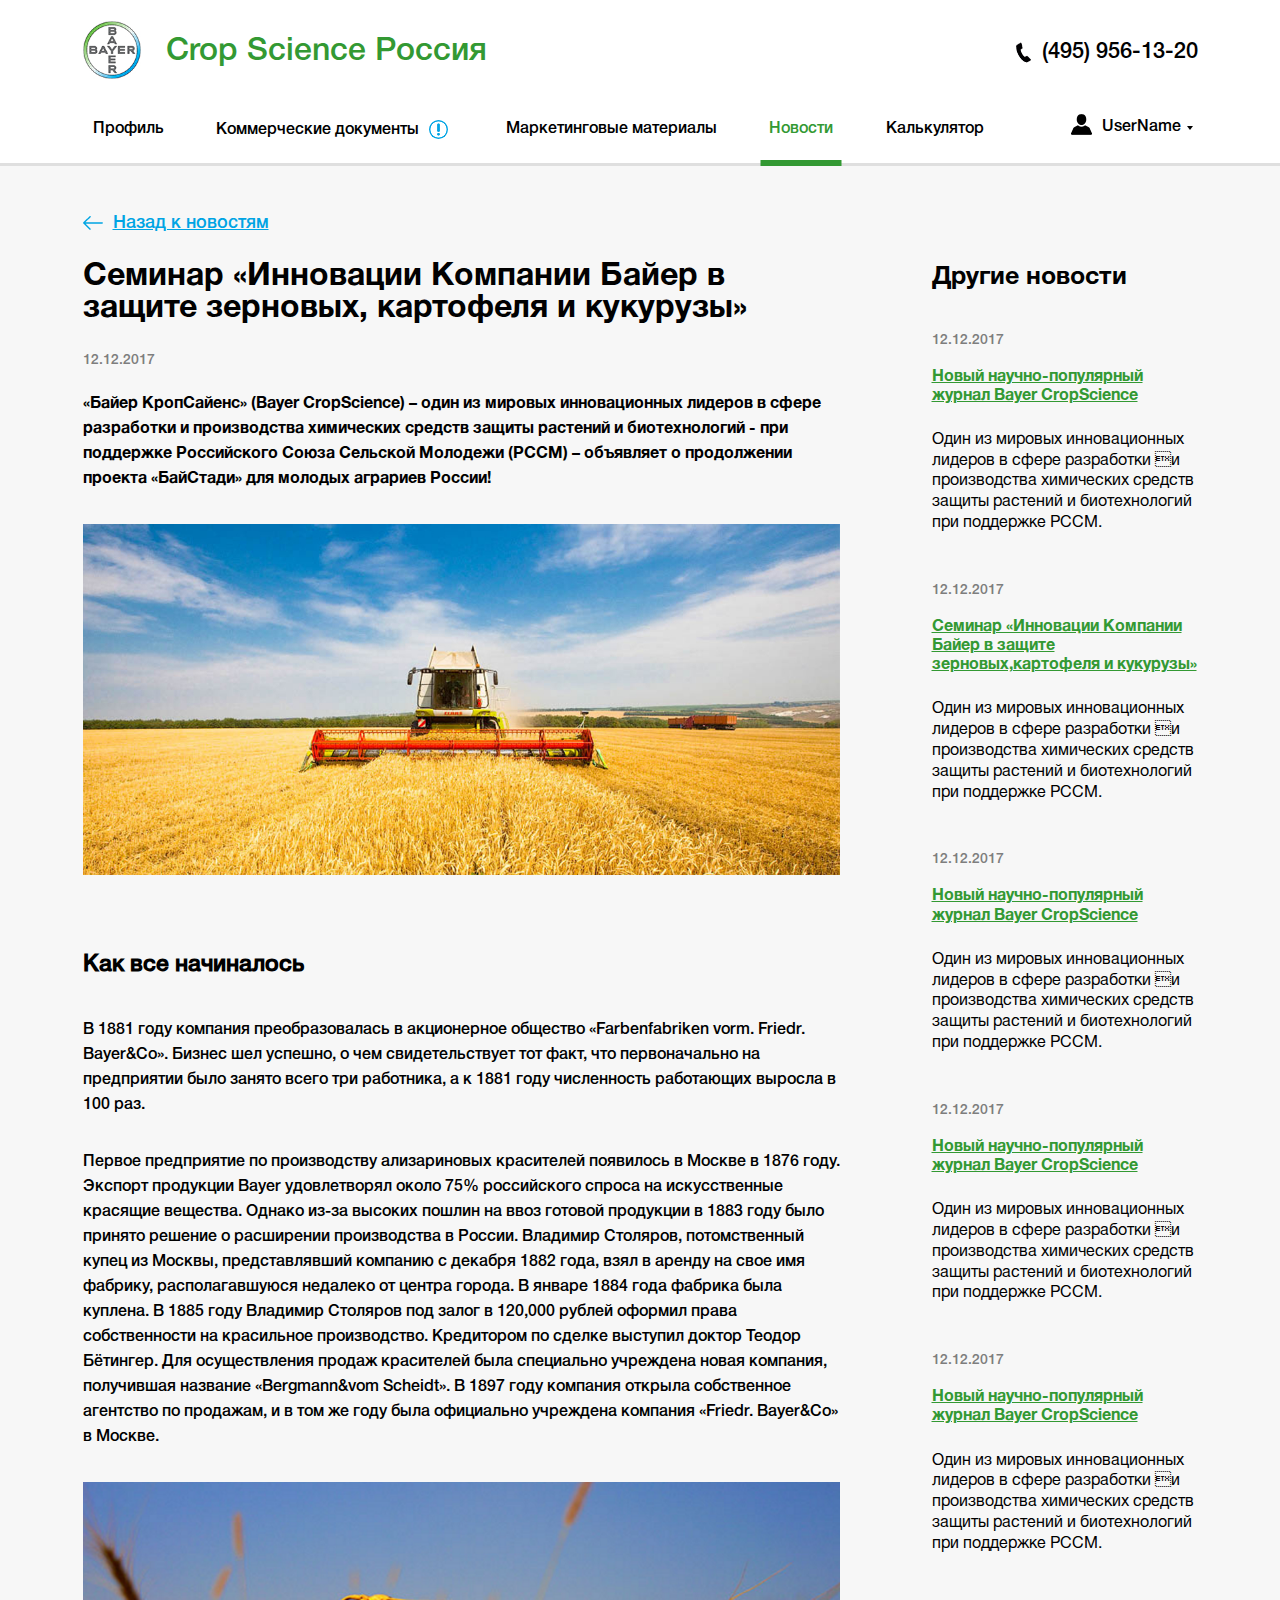
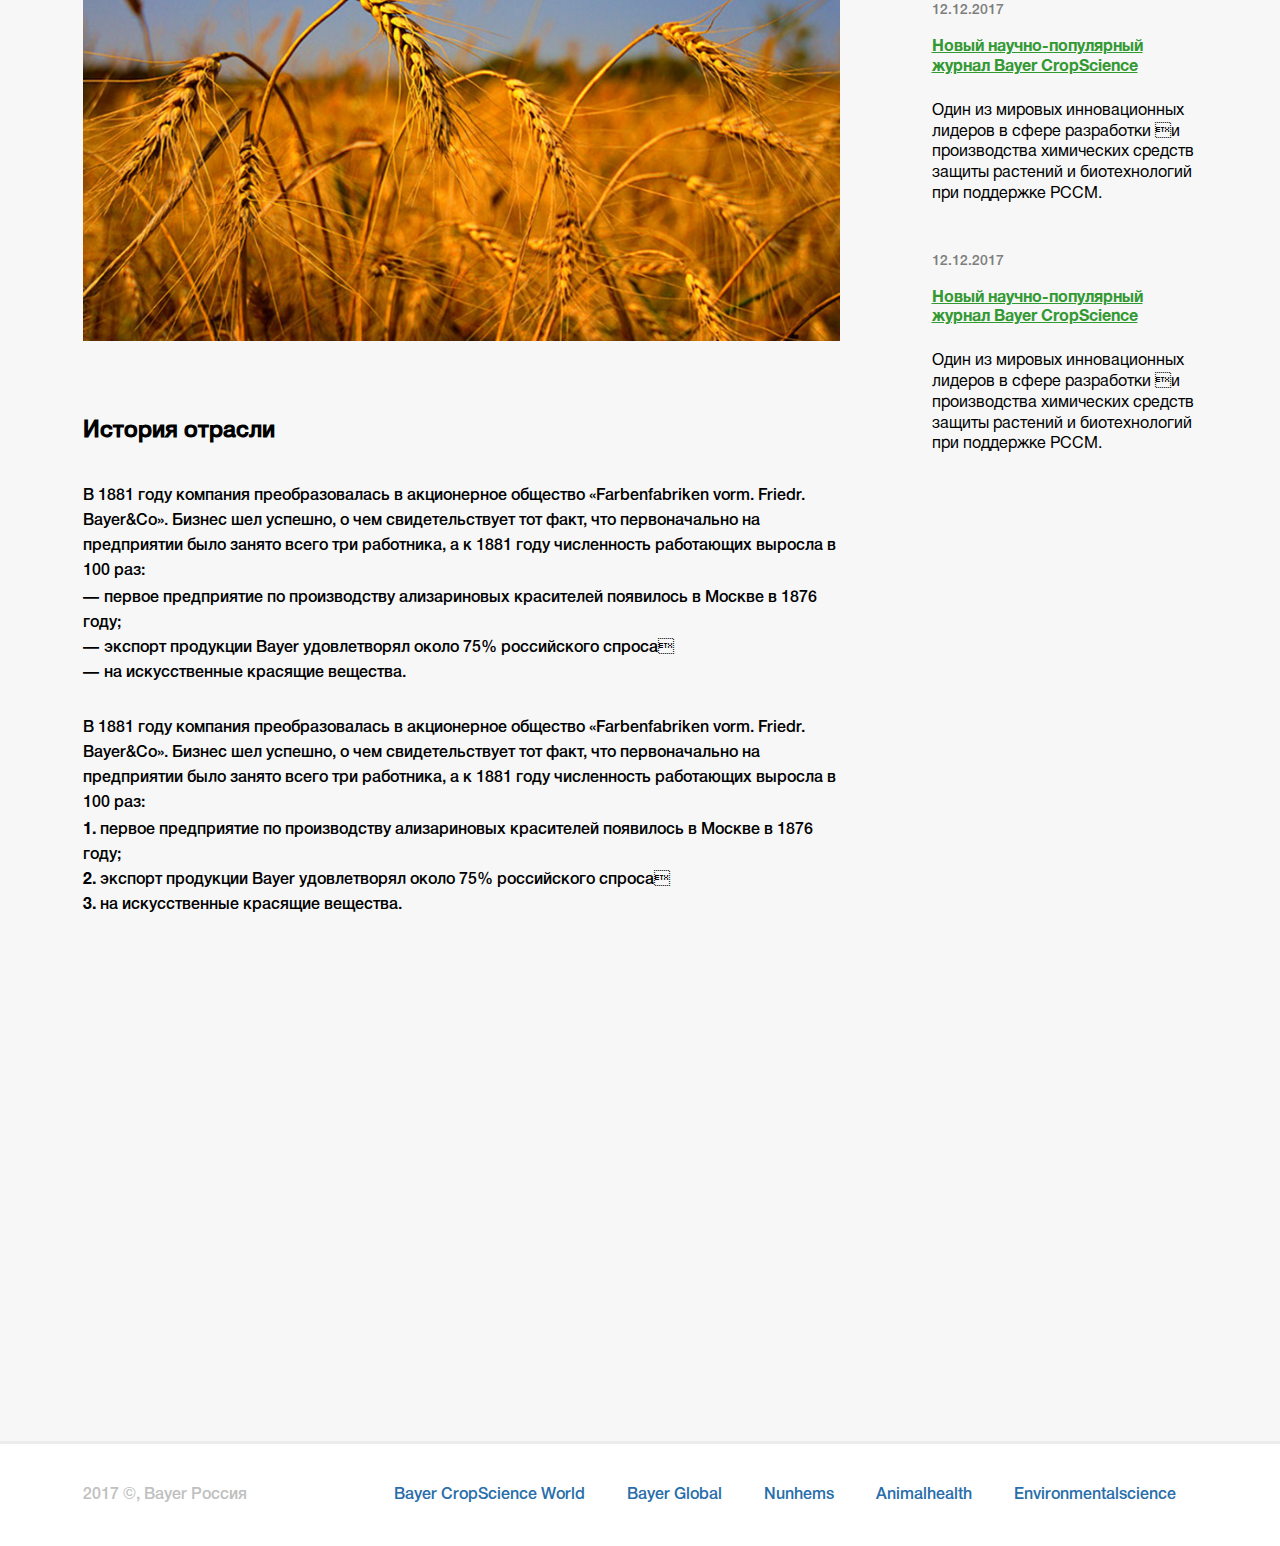
<file: news-item.html>
<!DOCTYPE html>
<html lang="ru">

<head>
    <meta charset="utf-8">
    <meta http-equiv="x-ua-compatible" content="ie=edge">
    <title>Главная</title>
    <meta content="" name="description">
    <meta content="" name="keywords">
    <meta name="viewport" content="width=device-width, initial-scale=1.0">
    <meta content="telephone=no" name="format-detection">
    <meta name="HandheldFriendly" content="true">


    <!--[if (gt IE 9)|!(IE)]><!-->
    <link href="static/css/main.min.css" rel="stylesheet" type="text/css">
    <!--<![endif]-->
    <link rel="icon" type="image/x-icon" href="favicon.ico">
    <script>
        (function(H){H.className=H.className.replace(/\bno-js\b/,'js')})(document.documentElement)
    </script>
</head>

<body class="page">
    <div class="page__wrapper">
        <header class="header">
            <div class="container">
                <div class="header__inner">
                    <div class="header__left">
                        <button class="hamburger header__hamburger">
                            <span class="hamburger__icon"></span>
                        </button>
                        <a class="logo header__logo" href="javascript:void(0)">
                            <img class="logo__img" src="static/img/assets/logo/logo.jpg" alt="" role="presentation" />
                        </a>
                        <div class="header__top">
                            <div class="header__text-logo">Crop Science Россия
                            </div>
                            <a class="header__phone" href="tel:+74959561320">(495) 956-13-20</a>
                        </div>
                    </div>
                    <div class="header__right">
                        <div class="nav header__nav">
                            <div class="nav__title">Меню
                            </div>
                            <button class="nav__close">Закрыть меню
                            </button>
                            <ul class="nav__list">
                                <li class="nav__item">
                                    <a class="nav__link" href="#">
                                        <span class="nav__link-text">Профиль</span>
                                    </a>
                                </li>
                                <li class="nav__item">
                                    <a class="nav__link" href="#">
                                        <span class="nav__link-text">Коммерческие документы
                                            <span class="notification">
                                                <span class="notification__icon">
                                                    <span class="notification__inner">
                                                        <span class="notification__text">Прайс-лист обновлен</span>
                                                    </span>
                                                </span>
                                            </span>
                                        </span>
                                    </a>
                                </li>
                                <li class="nav__item">
                                    <a class="nav__link" href="#">
                                        <span class="nav__link-text">Маркетинговые материалы</span>
                                    </a>
                                </li>
                                <li class="nav__item">
                                    <a class="nav__link nav__link_active" href="#">
                                        <span class="nav__link-text">Новости</span>
                                    </a>
                                </li>
                                <li class="nav__item">
                                    <a class="nav__link" href="#">
                                        <span class="nav__link-text">Калькулятор</span>
                                    </a>
                                </li>
                            </ul>
                        </div>
                        <div class="nav-user header__nav-user">
                            <div class="nav-user__avatar-wrap">
                                <img class="nav-user__avatar" src="static/img/assets/nav-user/user-defaults.png" alt="" role="presentation"
                                />
                            </div>
                            <div class="nav-user__name">UserName
                            </div>
                            <div class="nav-user__dropdown">
                                <ul class="nav-user__dropdown-list">
                                    <li class="nav-user__dropdown-item">
                                        <a class="nav-user__dropdown-link" href="jv0">Выход из личного кабинета</a>
                                    </li>
                                    <li class="nav-user__dropdown-item">
                                        <a class="nav-user__dropdown-link" href="jv0">На сайт Bayer.ru</a>
                                    </li>
                                </ul>
                            </div>
                        </div>
                    </div>
                </div>
            </div>
        </header>
        <div class="page__content">
            <div class="text-page">
                <div class="container">
                    <div class="text-page__inner">
                        <div class="text-page__content">
                            <a class="link link_icon link link_blue text-page__back" href="javascript:void(0)">
                                <span class="link__icon link__icon_back"></span>
                                <span class="link__text">Назад к новостям</span>
                            </a>
                            <h2 class="title">Семинар «Инновации Компании Байер в защите зерновых, картофеля и кукурузы»
                            </h2>
                            <div class="news">
                                <article class="news__article">
                                    <data class="news__date">12.12.2017
                                    </data>
                                    <p class="news__text news__text_bold">«Байер КропСайенс» (Bayer CropScience) – один из мировых инновационных лидеров в сфере
                                        разработки и производства химических средств защиты растений и биотехнологий - при
                                        поддержке Российского Союза Сельской Молодежи (РССМ) – объявляет о продолжении проекта
                                        «БайСтади» для молодых аграриев России!
                                    </p>
                                    <img class="news__content-img" src="static/img/assets/news/content-img-1.jpg" alt=""
                                    role="presentation" />
                                    <h3 class="news__subtitle">Как все начиналось
                                    </h3>
                                    <p class="news__text">В 1881 году компания преобразовалась в акционерное общество «Farbenfabriken vorm. Friedr.
                                        Bayer&amp;Co». Бизнес шел успешно, о чем свидетельствует тот факт, что первоначально
                                        на предприятии было занято всего три работника, а к 1881 году численность работающих
                                        выросла в 100 раз.
                                    </p>
                                    <p class="news__text">Первое предприятие по производству ализариновых красителей появилось в Москве в 1876
                                        году. Экспорт продукции Bayer удовлетворял около 75% российского спроса на искусственные
                                        красящие вещества. Однако из-за высоких пошлин на ввоз готовой продукции в 1883 году
                                        было принято решение о расширении производства в России. Владимир Столяров, потомственный
                                        купец из Москвы, представлявший компанию с декабря 1882 года, взял в аренду на свое
                                        имя фабрику, располагавшуюся недалеко от центра города. В январе 1884 года фабрика
                                        была куплена. В 1885 году Владимир Столяров под залог в 120,000 рублей оформил права
                                        собственности на красильное производство. Кредитором по сделке выступил доктор Теодор
                                        Бётингер. Для осуществления продаж красителей была специально учреждена новая компания,
                                        получившая название «Bergmann&amp;vom Scheidt». В 1897 году компания открыла собственное
                                        агентство по продажам, и в том же году была официально учреждена компания «Friedr.
                                        Bayer&amp;Co» в Москве.
                                    </p>
                                    <img class="news__content-img" src="static/img/assets/news/content-img-2.png" alt=""
                                    role="presentation" />
                                    <h3 class="news__subtitle">История отрасли
                                    </h3>
                                    <p class="news__text">В 1881 году компания преобразовалась в акционерное общество «Farbenfabriken vorm. Friedr.
                                        Bayer&amp;Co». Бизнес шел успешно, о чем свидетельствует тот факт, что первоначально
                                        на предприятии было занято всего три работника, а к 1881 году численность работающих
                                        выросла в 100 раз:
                                    </p>
                                    <ul class="news__listUl">
                                        <li>первое предприятие по производству ализариновых красителей появилось в Москве в 1876
                                            году;</li>
                                        <li>экспорт продукции Bayer удовлетворял около 75% российского спроса</li>
                                        <li>на искусственные красящие вещества.</li>
                                    </ul>
                                    <p class="news__text">В 1881 году компания преобразовалась в акционерное общество «Farbenfabriken vorm. Friedr.
                                        Bayer&amp;Co». Бизнес шел успешно, о чем свидетельствует тот факт, что первоначально
                                        на предприятии было занято всего три работника, а к 1881 году численность работающих
                                        выросла в 100 раз:
                                    </p>
                                    <ol class="news__listOl">
                                        <li>первое предприятие по производству ализариновых красителей появилось в Москве в 1876
                                            году;</li>
                                        <li>экспорт продукции Bayer удовлетворял около 75% российского спроса</li>
                                        <li>на искусственные красящие вещества.</li>
                                    </ol>
                                    <div class="news__video">
                                        <iframe width="100%" height="529" src="https://www.youtube.com/embed/kOkQ4T5WO9E" frameborder="0"
                                        allowfullscreen></iframe>
                                    </div>
                                </article>
                            </div>
                        </div>
                        <div class="text-page__widget">
                            <h3 class="subtitle text-page__subtitle">Другие новости
                            </h3>
                            <div class="news">
                                <ul class="news__list news__list_widget">
                                    <li class="news__item">
                                        <div class="news__content">
                                            <data class="news__date">12.12.2017
                                            </data>
                                            <a class="link news__title" href="javascript:void(0)">
                                                <span class="link__text">Новый научно-популярный журнал Bayer CropScience</span>
                                            </a>
                                            <div class="news__disc">Один из мировых инновационных лидеров в сфере разработки и производства химических
                                                средств защиты растений и биотехнологий при поддержке РССМ.
                                            </div>
                                        </div>
                                    </li>
                                    <li class="news__item">
                                        <div class="news__content">
                                            <data class="news__date">12.12.2017
                                            </data>
                                            <a class="link news__title" href="javascript:void(0)">
                                                <span class="link__text">Семинар «Инновации Компании Байер в защите зерновых,картофеля и кукурузы»</span>
                                            </a>
                                            <div class="news__disc">Один из мировых инновационных лидеров в сфере разработки и производства химических
                                                средств защиты растений и биотехнологий при поддержке РССМ.
                                            </div>
                                        </div>
                                    </li>
                                    <li class="news__item">
                                        <div class="news__content">
                                            <data class="news__date">12.12.2017
                                            </data>
                                            <a class="link news__title" href="javascript:void(0)">
                                                <span class="link__text">Новый научно-популярный журнал Bayer CropScience</span>
                                            </a>
                                            <div class="news__disc">Один из мировых инновационных лидеров в сфере разработки и производства химических
                                                средств защиты растений и биотехнологий при поддержке РССМ.
                                            </div>
                                        </div>
                                    </li>
                                    <li class="news__item">
                                        <div class="news__content">
                                            <data class="news__date">12.12.2017
                                            </data>
                                            <a class="link news__title" href="javascript:void(0)">
                                                <span class="link__text">Новый научно-популярный журнал Bayer CropScience</span>
                                            </a>
                                            <div class="news__disc">Один из мировых инновационных лидеров в сфере разработки и производства химических
                                                средств защиты растений и биотехнологий при поддержке РССМ.
                                            </div>
                                        </div>
                                    </li>
                                    <li class="news__item">
                                        <div class="news__content">
                                            <data class="news__date">12.12.2017
                                            </data>
                                            <a class="link news__title" href="javascript:void(0)">
                                                <span class="link__text">Новый научно-популярный журнал Bayer CropScience</span>
                                            </a>
                                            <div class="news__disc">Один из мировых инновационных лидеров в сфере разработки и производства химических
                                                средств защиты растений и биотехнологий при поддержке РССМ.
                                            </div>
                                        </div>
                                    </li>
                                    <li class="news__item">
                                        <div class="news__content">
                                            <data class="news__date">12.12.2017
                                            </data>
                                            <a class="link news__title" href="javascript:void(0)">
                                                <span class="link__text">Новый научно-популярный журнал Bayer CropScience</span>
                                            </a>
                                            <div class="news__disc">Один из мировых инновационных лидеров в сфере разработки и производства химических
                                                средств защиты растений и биотехнологий при поддержке РССМ.
                                            </div>
                                        </div>
                                    </li>
                                    <li class="news__item">
                                        <div class="news__content">
                                            <data class="news__date">12.12.2017
                                            </data>
                                            <a class="link news__title" href="javascript:void(0)">
                                                <span class="link__text">Новый научно-популярный журнал Bayer CropScience</span>
                                            </a>
                                            <div class="news__disc">Один из мировых инновационных лидеров в сфере разработки и производства химических
                                                средств защиты растений и биотехнологий при поддержке РССМ.
                                            </div>
                                        </div>
                                    </li>
                                </ul>
                            </div>
                        </div>
                    </div>
                </div>
            </div>
        </div>
        <footer class="footer">
            <div class="footer__container container">
                <div class="footer__copy">2017 &copy, Bayer Россия
                </div>
                <nav class="nav-footer footer__nav">
                    <ul class="nav-footer__list">
                        <li class="nav-footer__item">
                            <a class="nav-footer__link" href="#">Bayer CropScience World</a>
                        </li>
                        <li class="nav-footer__item">
                            <a class="nav-footer__link" href="#">Bayer Global</a>
                        </li>
                        <li class="nav-footer__item">
                            <a class="nav-footer__link" href="#">Nunhems</a>
                        </li>
                        <li class="nav-footer__item">
                            <a class="nav-footer__link" href="#">Animalhealth</a>
                        </li>
                        <li class="nav-footer__item">
                            <a class="nav-footer__link" href="#">Environmentalscience</a>
                        </li>
                    </ul>
                </nav>
            </div>
        </footer>
    </div>
    <script src="https://code.jquery.com/jquery-3.1.1.min.js"></script>
    <script src="static/js/main.min.js"></script>
</body>

</html>
</file>
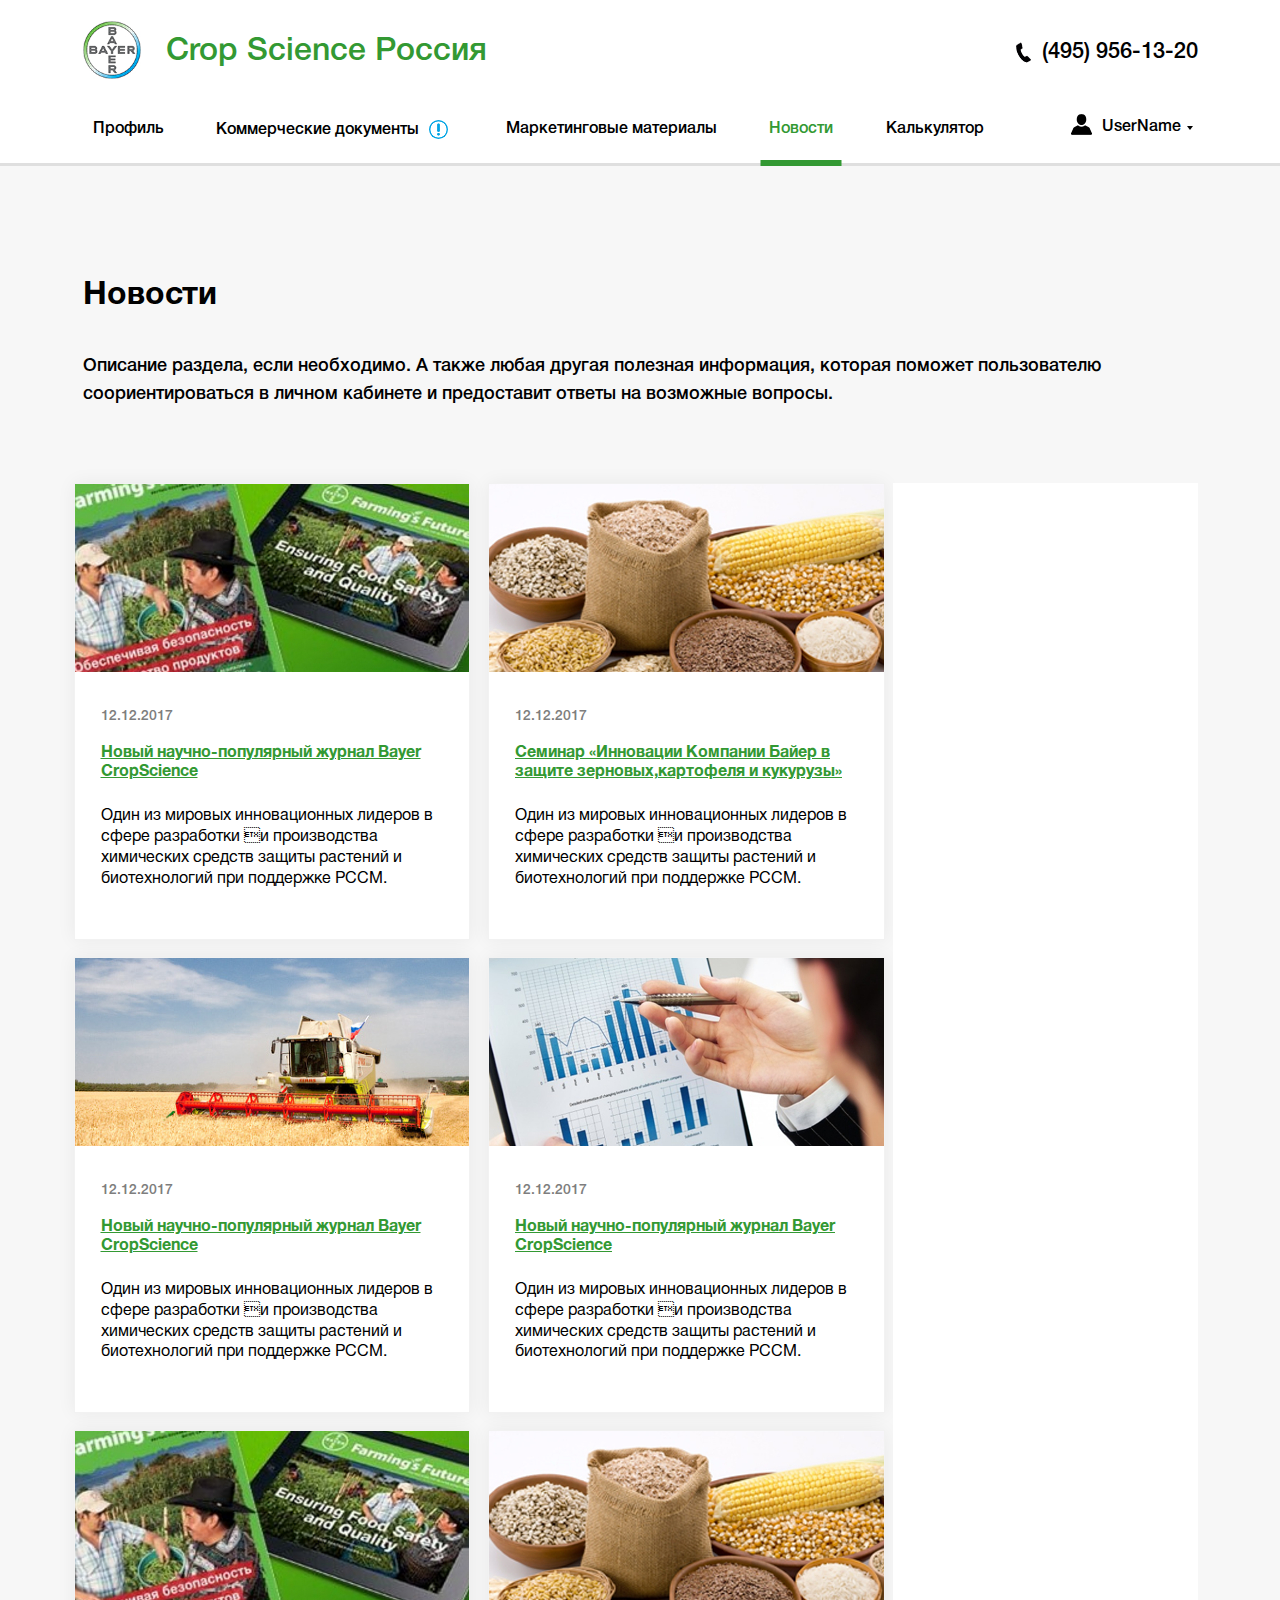
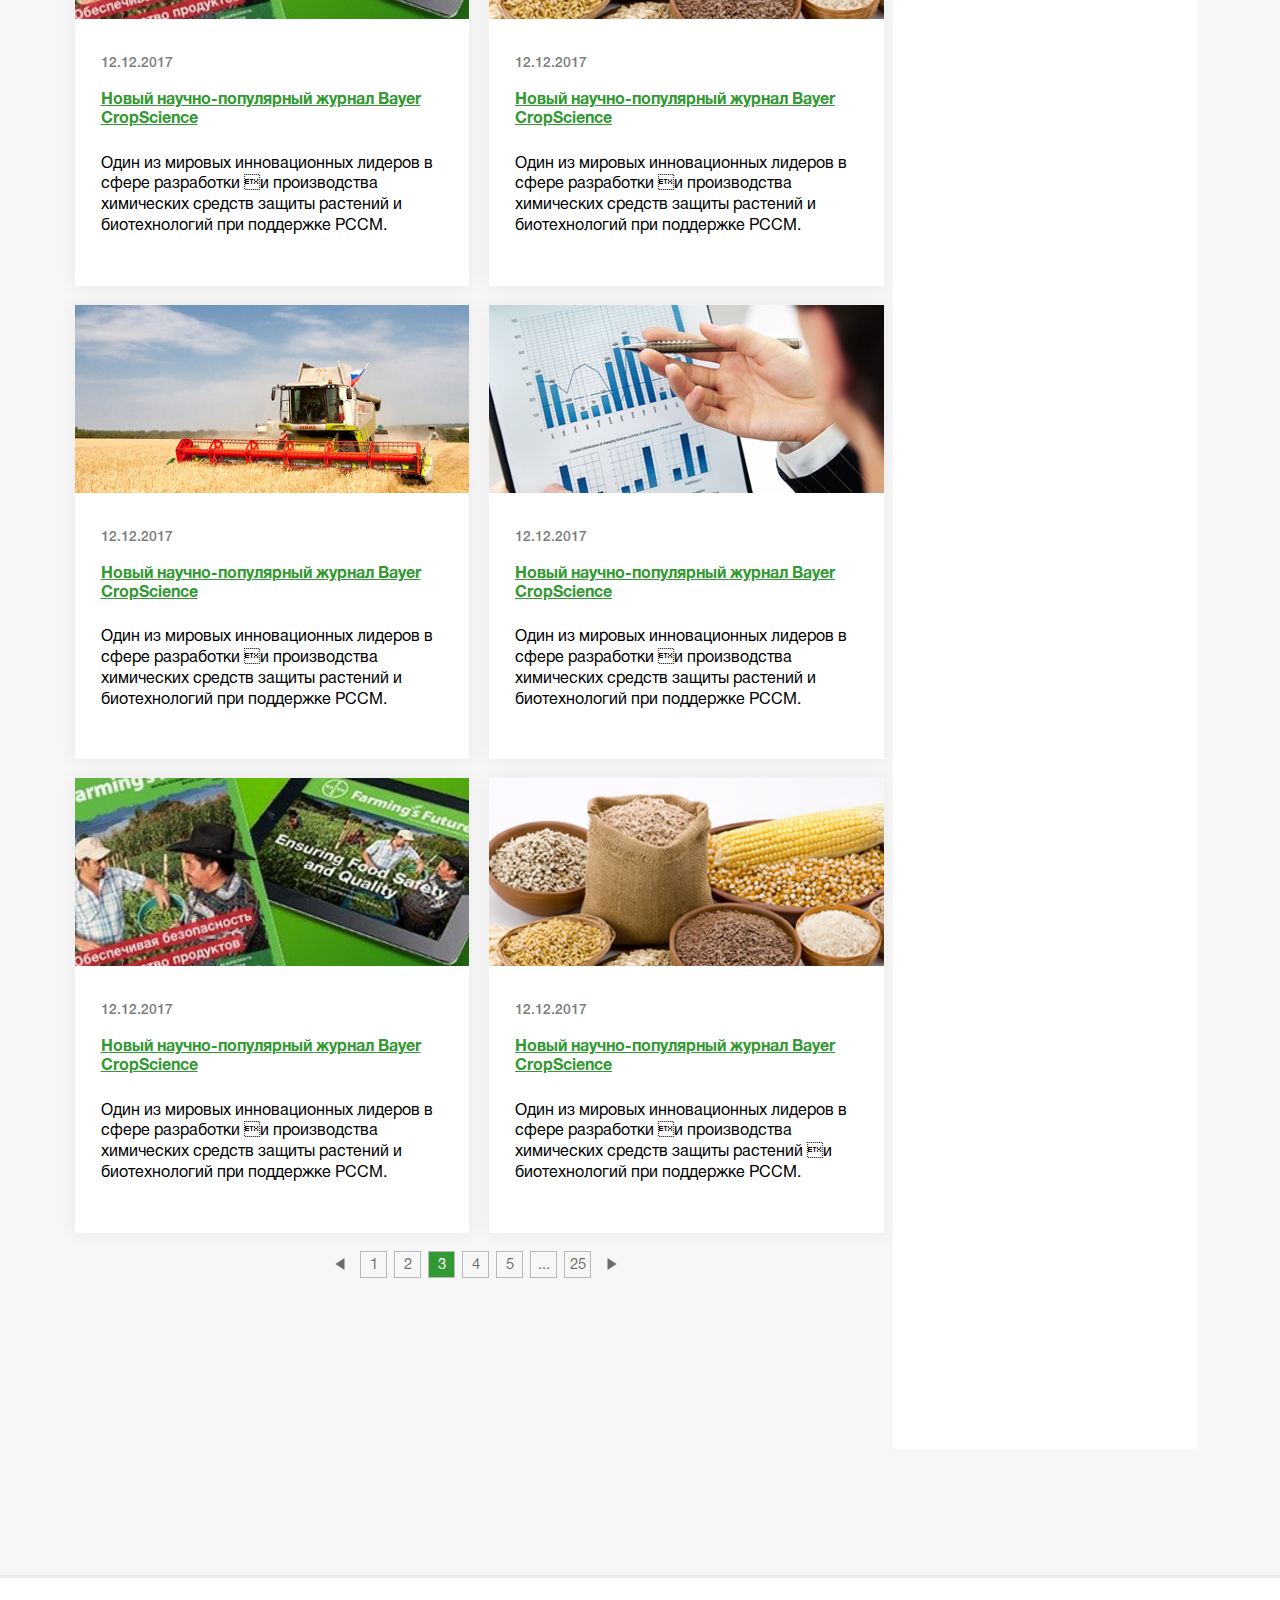
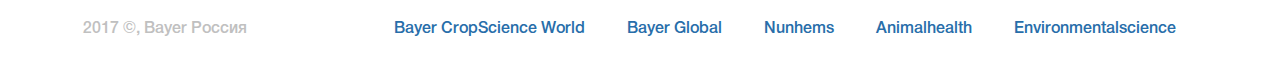
<file: news.html>
<!DOCTYPE html>
<html lang="ru">

<head>
    <meta charset="utf-8">
    <meta http-equiv="x-ua-compatible" content="ie=edge">
    <title>Новости</title>
    <meta content="" name="description">
    <meta content="" name="keywords">
    <meta name="viewport" content="width=device-width, initial-scale=1.0">
    <meta content="telephone=no" name="format-detection">
    <meta name="HandheldFriendly" content="true">


    <!--[if (gt IE 9)|!(IE)]><!-->
    <link href="static/css/main.min.css" rel="stylesheet" type="text/css">
    <!--<![endif]-->
    <link rel="icon" type="image/x-icon" href="favicon.ico">
    <script>
        (function(H){H.className=H.className.replace(/\bno-js\b/,'js')})(document.documentElement)
    </script>
</head>

<body class="page">
    <div class="page__wrapper">
        <header class="header">
            <div class="container">
                <div class="header__inner">
                    <div class="header__left">
                        <button class="hamburger header__hamburger">
                            <span class="hamburger__icon"></span>
                        </button>
                        <a class="logo header__logo" href="javascript:void(0)">
                            <img class="logo__img" src="static/img/assets/logo/logo.jpg" alt="" role="presentation" />
                        </a>
                        <div class="header__top">
                            <div class="header__text-logo">Crop Science Россия
                            </div>
                            <a class="header__phone" href="tel:+74959561320">(495) 956-13-20</a>
                        </div>
                    </div>
                    <div class="header__right">
                        <div class="nav header__nav">
                            <div class="nav__title">Меню
                            </div>
                            <button class="nav__close">Закрыть меню
                            </button>
                            <ul class="nav__list">
                                <li class="nav__item">
                                    <a class="nav__link" href="#">
                                        <span class="nav__link-text">Профиль</span>
                                    </a>
                                </li>
                                <li class="nav__item">
                                    <a class="nav__link" href="#">
                                        <span class="nav__link-text">Коммерческие документы
                                            <span class="notification">
                                                <span class="notification__icon">
                                                    <span class="notification__inner">
                                                        <span class="notification__text">Прайс-лист обновлен</span>
                                                    </span>
                                                </span>
                                            </span>
                                        </span>
                                    </a>
                                </li>
                                <li class="nav__item">
                                    <a class="nav__link" href="#">
                                        <span class="nav__link-text">Маркетинговые материалы</span>
                                    </a>
                                </li>
                                <li class="nav__item">
                                    <a class="nav__link nav__link_active" href="#">
                                        <span class="nav__link-text">Новости</span>
                                    </a>
                                </li>
                                <li class="nav__item">
                                    <a class="nav__link" href="#">
                                        <span class="nav__link-text">Калькулятор</span>
                                    </a>
                                </li>
                            </ul>
                        </div>
                        <div class="nav-user header__nav-user">
                            <div class="nav-user__avatar-wrap">
                                <img class="nav-user__avatar" src="static/img/assets/nav-user/user-defaults.png" alt="" role="presentation"
                                />
                            </div>
                            <div class="nav-user__name">UserName
                            </div>
                            <div class="nav-user__dropdown">
                                <ul class="nav-user__dropdown-list">
                                    <li class="nav-user__dropdown-item">
                                        <a class="nav-user__dropdown-link" href="jv0">Выход из личного кабинета</a>
                                    </li>
                                    <li class="nav-user__dropdown-item">
                                        <a class="nav-user__dropdown-link" href="jv0">На сайт Bayer.ru</a>
                                    </li>
                                </ul>
                            </div>
                        </div>
                    </div>
                </div>
            </div>
        </header>
        <div class="page__content">
            <div class="news-page">
                <div class="container">
                    <h2 class="title news-page__title">Новости
                    </h2>
                    <p class="text news-page__text">Описание раздела, если необходимо. А также любая другая полезная информация, которая поможет пользователю
                        соориентироваться в личном кабинете и предоставит ответы на возможные вопросы.
                    </p>
                    <div class="news-page__content">
                        <div class="news-page__news">
                            <div class="news">
                                <ul class="news__list">
                                    <li class="news__item">
                                        <div class="news__img-wrap">
                                            <img class="news__img" src="static/img/assets/news/news-img-1.jpg" alt="" role="presentation"
                                            />
                                        </div>
                                        <div class="news__content">
                                            <data class="news__date">12.12.2017
                                            </data>
                                            <a class="link news__title" href="javascript:void(0)">
                                                <span class="link__text">Новый научно-популярный журнал Bayer CropScience</span>
                                            </a>
                                            <div class="news__disc">Один из мировых инновационных лидеров в сфере разработки и производства химических
                                                средств защиты растений и биотехнологий при поддержке РССМ.
                                            </div>
                                        </div>
                                    </li>
                                    <li class="news__item">
                                        <div class="news__img-wrap">
                                            <img class="news__img" src="static/img/assets/news/news-img-2.jpg" alt="" role="presentation"
                                            />
                                        </div>
                                        <div class="news__content">
                                            <data class="news__date">12.12.2017
                                            </data>
                                            <a class="link news__title" href="javascript:void(0)">
                                                <span class="link__text">Семинар «Инновации Компании Байер в защите зерновых,картофеля и кукурузы»</span>
                                            </a>
                                            <div class="news__disc">Один из мировых инновационных лидеров в сфере разработки и производства химических
                                                средств защиты растений и биотехнологий при поддержке РССМ.
                                            </div>
                                        </div>
                                    </li>
                                    <li class="news__item">
                                        <div class="news__img-wrap">
                                            <img class="news__img" src="static/img/assets/news/news-img-3.jpg" alt="" role="presentation"
                                            />
                                        </div>
                                        <div class="news__content">
                                            <data class="news__date">12.12.2017
                                            </data>
                                            <a class="link news__title" href="javascript:void(0)">
                                                <span class="link__text">Новый научно-популярный журнал Bayer CropScience</span>
                                            </a>
                                            <div class="news__disc">Один из мировых инновационных лидеров в сфере разработки и производства химических
                                                средств защиты растений и биотехнологий при поддержке РССМ.
                                            </div>
                                        </div>
                                    </li>
                                    <li class="news__item">
                                        <div class="news__img-wrap">
                                            <img class="news__img" src="static/img/assets/news/news-img-4.jpg" alt="" role="presentation"
                                            />
                                        </div>
                                        <div class="news__content">
                                            <data class="news__date">12.12.2017
                                            </data>
                                            <a class="link news__title" href="javascript:void(0)">
                                                <span class="link__text">Новый научно-популярный журнал Bayer CropScience</span>
                                            </a>
                                            <div class="news__disc">Один из мировых инновационных лидеров в сфере разработки и производства химических
                                                средств защиты растений и биотехнологий при поддержке РССМ.
                                            </div>
                                        </div>
                                    </li>
                                    <li class="news__item">
                                        <div class="news__img-wrap">
                                            <img class="news__img" src="static/img/assets/news/news-img-1.jpg" alt="" role="presentation"
                                            />
                                        </div>
                                        <div class="news__content">
                                            <data class="news__date">12.12.2017
                                            </data>
                                            <a class="link news__title" href="javascript:void(0)">
                                                <span class="link__text">Новый научно-популярный журнал Bayer CropScience</span>
                                            </a>
                                            <div class="news__disc">Один из мировых инновационных лидеров в сфере разработки и производства химических
                                                средств защиты растений и биотехнологий при поддержке РССМ.
                                            </div>
                                        </div>
                                    </li>
                                    <li class="news__item">
                                        <div class="news__img-wrap">
                                            <img class="news__img" src="static/img/assets/news/news-img-2.jpg" alt="" role="presentation"
                                            />
                                        </div>
                                        <div class="news__content">
                                            <data class="news__date">12.12.2017
                                            </data>
                                            <a class="link news__title" href="javascript:void(0)">
                                                <span class="link__text">Новый научно-популярный журнал Bayer CropScience</span>
                                            </a>
                                            <div class="news__disc">Один из мировых инновационных лидеров в сфере разработки и производства химических
                                                средств защиты растений и биотехнологий при поддержке РССМ.
                                            </div>
                                        </div>
                                    </li>
                                    <li class="news__item">
                                        <div class="news__img-wrap">
                                            <img class="news__img" src="static/img/assets/news/news-img-3.jpg" alt="" role="presentation"
                                            />
                                        </div>
                                        <div class="news__content">
                                            <data class="news__date">12.12.2017
                                            </data>
                                            <a class="link news__title" href="javascript:void(0)">
                                                <span class="link__text">Новый научно-популярный журнал Bayer CropScience</span>
                                            </a>
                                            <div class="news__disc">Один из мировых инновационных лидеров в сфере разработки и производства химических
                                                средств защиты растений и биотехнологий при поддержке РССМ.
                                            </div>
                                        </div>
                                    </li>
                                    <li class="news__item">
                                        <div class="news__img-wrap">
                                            <img class="news__img" src="static/img/assets/news/news-img-4.jpg" alt="" role="presentation"
                                            />
                                        </div>
                                        <div class="news__content">
                                            <data class="news__date">12.12.2017
                                            </data>
                                            <a class="link news__title" href="javascript:void(0)">
                                                <span class="link__text">Новый научно-популярный журнал Bayer CropScience</span>
                                            </a>
                                            <div class="news__disc">Один из мировых инновационных лидеров в сфере разработки и производства химических
                                                средств защиты растений и биотехнологий при поддержке РССМ.
                                            </div>
                                        </div>
                                    </li>
                                    <li class="news__item">
                                        <div class="news__img-wrap">
                                            <img class="news__img" src="static/img/assets/news/news-img-1.jpg" alt="" role="presentation"
                                            />
                                        </div>
                                        <div class="news__content">
                                            <data class="news__date">12.12.2017
                                            </data>
                                            <a class="link news__title" href="javascript:void(0)">
                                                <span class="link__text">Новый научно-популярный журнал Bayer CropScience</span>
                                            </a>
                                            <div class="news__disc">Один из мировых инновационных лидеров в сфере разработки и производства химических
                                                средств защиты растений и биотехнологий при поддержке РССМ.
                                            </div>
                                        </div>
                                    </li>
                                    <li class="news__item">
                                        <div class="news__img-wrap">
                                            <img class="news__img" src="static/img/assets/news/news-img-2.jpg" alt="" role="presentation"
                                            />
                                        </div>
                                        <div class="news__content">
                                            <data class="news__date">12.12.2017
                                            </data>
                                            <a class="link news__title" href="javascript:void(0)">
                                                <span class="link__text">Новый научно-популярный журнал Bayer CropScience</span>
                                            </a>
                                            <div class="news__disc">Один из мировых инновационных лидеров в сфере разработки и производства химических
                                                средств защиты растений и биотехнологий при поддержке РССМ.
                                            </div>
                                        </div>
                                    </li>
                                </ul>
                                <div class="pagination news__pagination">
                                    <ul class="pagination__list">
                                        <li class="pagination__item">
                                            <a class="pagination__link pagination__link_prev" href="javascript:void(0)"></a>
                                        </li>
                                        <li class="pagination__item">
                                            <a class="pagination__link" href="javascript:void(0)">1</a>
                                        </li>
                                        <li class="pagination__item">
                                            <a class="pagination__link" href="javascript:void(0)">2</a>
                                        </li>
                                        <li class="pagination__item">
                                            <a class="pagination__link pagination__link_active" href="javascript:void(0)">3</a>
                                        </li>
                                        <li class="pagination__item mobile-hide">
                                            <a class="pagination__link" href="javascript:void(0)">4</a>
                                        </li>
                                        <li class="pagination__item mobile-hide">
                                            <a class="pagination__link" href="javascript:void(0)">5</a>
                                        </li>
                                        <li class="pagination__item">
                                            <div class="pagination__link pagination__link_empty">...
                                            </div>
                                        </li>
                                        <li class="pagination__item">
                                            <a class="pagination__link" href="javascript:void(0)">25</a>
                                        </li>
                                        <li class="pagination__item">
                                            <a class="pagination__link pagination__link_next" href="javascript:void(0)"></a>
                                        </li>
                                        <li class="pagination__item">
                                        </li>
                                    </ul>
                                </div>
                            </div>
                        </div>
                        <div class="news-page__widget">
                            <div class="widget">
                                <div class="widget__item">
                                    <iframe src="https://www.facebook.com/plugins/post.php?href=https%3A%2F%2Fwww.facebook.com%2F20531316728%2Fposts%2F10154009990506729%2F&width=100%&show_text=true&height=290&appId"
                                    width="100%" height="290" style="border:none;overflow:hidden" scrolling="no" frameborder="0"
                                    allowTransparency="true"></iframe>
                                </div>
                                <div class="widget__item">
                                    <iframe src="https://www.facebook.com/plugins/post.php?href=https%3A%2F%2Fwww.facebook.com%2F20531316728%2Fposts%2F10154009990506729%2F&width=100%&show_text=true&height=290&appId"
                                    width="100%" height="290" style="border:none;overflow:hidden" scrolling="no" frameborder="0"
                                    allowTransparency="true"></iframe>
                                </div>
                                <div class="widget__item">
                                    <iframe src="https://www.facebook.com/plugins/post.php?href=https%3A%2F%2Fwww.facebook.com%2F20531316728%2Fposts%2F10154009990506729%2F&width=100%&show_text=true&height=290&appId"
                                    width="100%" height="290" style="border:none;overflow:hidden" scrolling="no" frameborder="0"
                                    allowTransparency="true"></iframe>
                                </div>
                                <div class="widget__item">
                                    <iframe src="https://www.facebook.com/plugins/post.php?href=https%3A%2F%2Fwww.facebook.com%2F20531316728%2Fposts%2F10154009990506729%2F&width=100%&show_text=true&height=290&appId"
                                    width="100%" height="290" style="border:none;overflow:hidden" scrolling="no" frameborder="0"
                                    allowTransparency="true"></iframe>
                                </div>
                                <div class="widget__item">
                                    <iframe src="https://www.facebook.com/plugins/post.php?href=https%3A%2F%2Fwww.facebook.com%2F20531316728%2Fposts%2F10154009990506729%2F&width=100%&show_text=true&height=290&appId"
                                    width="100%" height="290" style="border:none;overflow:hidden" scrolling="no" frameborder="0"
                                    allowTransparency="true"></iframe>
                                </div>
                                <div class="widget__item">
                                    <iframe src="https://www.facebook.com/plugins/post.php?href=https%3A%2F%2Fwww.facebook.com%2F20531316728%2Fposts%2F10154009990506729%2F&width=100%&show_text=true&height=290&appId"
                                    width="100%" height="290" style="border:none;overflow:hidden" scrolling="no" frameborder="0"
                                    allowTransparency="true"></iframe>
                                </div>
                                <div class="widget__item">
                                    <iframe src="https://www.facebook.com/plugins/post.php?href=https%3A%2F%2Fwww.facebook.com%2F20531316728%2Fposts%2F10154009990506729%2F&width=100%&show_text=true&height=290&appId"
                                    width="100%" height="290" style="border:none;overflow:hidden" scrolling="no" frameborder="0"
                                    allowTransparency="true"></iframe>
                                </div>
                            </div>
                        </div>
                    </div>
                </div>
            </div>
        </div>
        <footer class="footer">
            <div class="footer__container container">
                <div class="footer__copy">2017 &copy, Bayer Россия
                </div>
                <nav class="nav-footer footer__nav">
                    <ul class="nav-footer__list">
                        <li class="nav-footer__item">
                            <a class="nav-footer__link" href="#">Bayer CropScience World</a>
                        </li>
                        <li class="nav-footer__item">
                            <a class="nav-footer__link" href="#">Bayer Global</a>
                        </li>
                        <li class="nav-footer__item">
                            <a class="nav-footer__link" href="#">Nunhems</a>
                        </li>
                        <li class="nav-footer__item">
                            <a class="nav-footer__link" href="#">Animalhealth</a>
                        </li>
                        <li class="nav-footer__item">
                            <a class="nav-footer__link" href="#">Environmentalscience</a>
                        </li>
                    </ul>
                </nav>
            </div>
        </footer>
    </div>
    <script src="https://code.jquery.com/jquery-3.1.1.min.js"></script>
    <script src="static/js/main.min.js"></script>
</body>

</html>
</file>
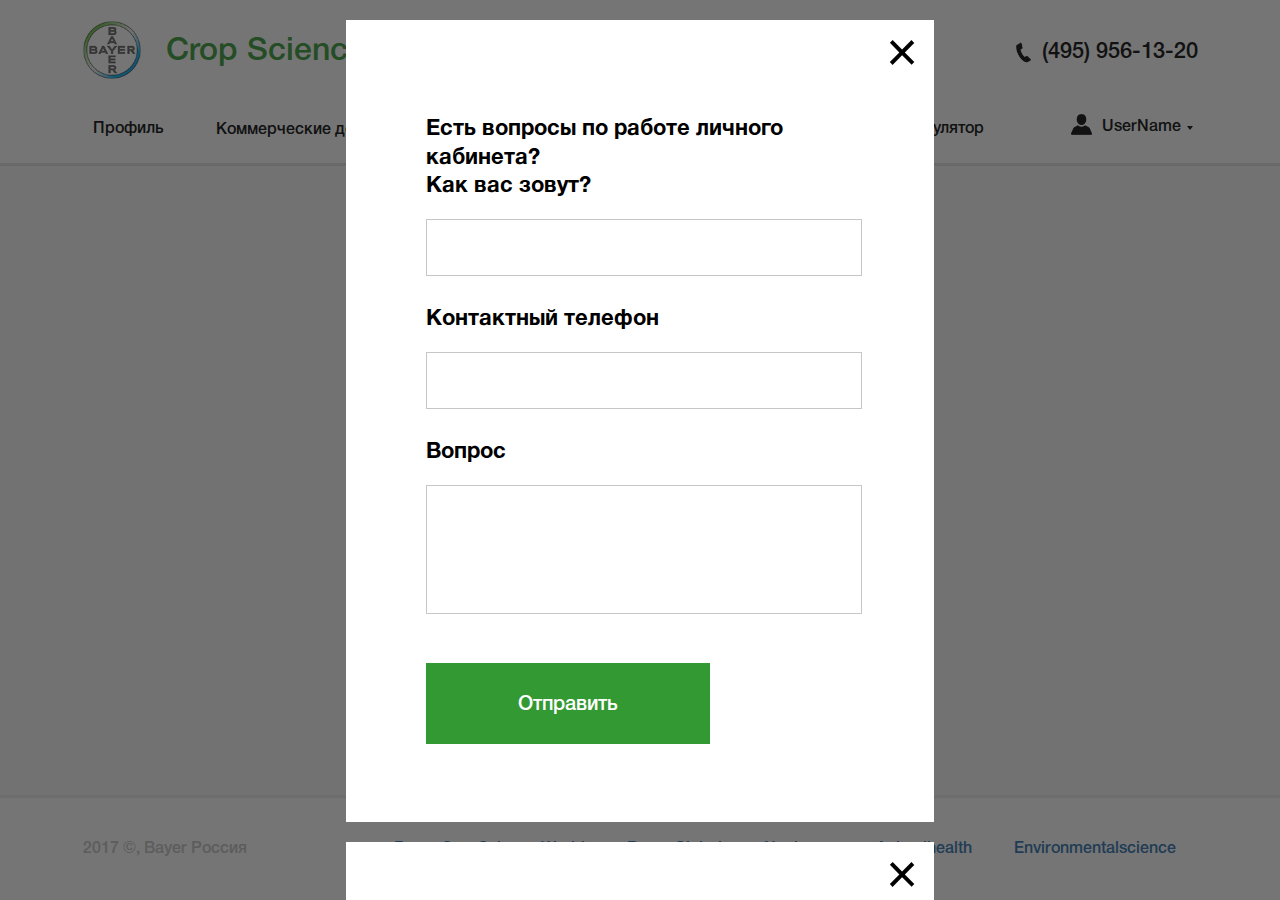
<file: popup.html>
<!DOCTYPE html>
<html lang="ru">

<head>
    <meta charset="utf-8">
    <meta http-equiv="x-ua-compatible" content="ie=edge">
    <title>Главная</title>
    <meta content="" name="description">
    <meta content="" name="keywords">
    <meta name="viewport" content="width=device-width, initial-scale=1.0">
    <meta content="telephone=no" name="format-detection">
    <meta name="HandheldFriendly" content="true">


    <!--[if (gt IE 9)|!(IE)]><!-->
    <link href="static/css/main.min.css" rel="stylesheet" type="text/css">
    <!--<![endif]-->
    <link rel="icon" type="image/x-icon" href="favicon.ico">
    <script>
        (function(H){H.className=H.className.replace(/\bno-js\b/,'js')})(document.documentElement)
    </script>
</head>

<body class="page">
    <div class="page__wrapper">
        <header class="header">
            <div class="container">
                <div class="header__inner">
                    <div class="header__left">
                        <button class="hamburger header__hamburger">
                            <span class="hamburger__icon"></span>
                        </button>
                        <a class="logo header__logo" href="javascript:void(0)">
                            <img class="logo__img" src="static/img/assets/logo/logo.jpg" alt="" role="presentation" />
                        </a>
                        <div class="header__top">
                            <div class="header__text-logo">Crop Science Россия
                            </div>
                            <a class="header__phone" href="tel:+74959561320">(495) 956-13-20</a>
                        </div>
                    </div>
                    <div class="header__right">
                        <div class="nav header__nav">
                            <div class="nav__title">Меню
                            </div>
                            <button class="nav__close">Закрыть меню
                            </button>
                            <ul class="nav__list">
                                <li class="nav__item">
                                    <a class="nav__link" href="#">
                                        <span class="nav__link-text">Профиль</span>
                                    </a>
                                </li>
                                <li class="nav__item">
                                    <a class="nav__link" href="#">
                                        <span class="nav__link-text">Коммерческие документы
                                            <span class="notification">
                                                <span class="notification__icon">
                                                    <span class="notification__inner">
                                                        <span class="notification__text">Прайс-лист обновлен</span>
                                                    </span>
                                                </span>
                                            </span>
                                        </span>
                                    </a>
                                </li>
                                <li class="nav__item">
                                    <a class="nav__link" href="#">
                                        <span class="nav__link-text">Маркетинговые материалы</span>
                                    </a>
                                </li>
                                <li class="nav__item">
                                    <a class="nav__link" href="#">
                                        <span class="nav__link-text">Новости</span>
                                    </a>
                                </li>
                                <li class="nav__item">
                                    <a class="nav__link" href="#">
                                        <span class="nav__link-text">Калькулятор</span>
                                    </a>
                                </li>
                            </ul>
                        </div>
                        <div class="nav-user header__nav-user">
                            <div class="nav-user__avatar-wrap">
                                <img class="nav-user__avatar" src="static/img/assets/nav-user/user-defaults.png" alt="" role="presentation"
                                />
                            </div>
                            <div class="nav-user__name">UserName
                            </div>
                            <div class="nav-user__dropdown">
                                <ul class="nav-user__dropdown-list">
                                    <li class="nav-user__dropdown-item">
                                        <a class="nav-user__dropdown-link" href="jv0">Выход из личного кабинета</a>
                                    </li>
                                    <li class="nav-user__dropdown-item">
                                        <a class="nav-user__dropdown-link" href="jv0">На сайт Bayer.ru</a>
                                    </li>
                                </ul>
                            </div>
                        </div>
                    </div>
                </div>
            </div>
        </header>
        <div class="page__content">
            <div class="container">
                <div class="popup mfp-hide">
                    <form class="popup__content js-validate">
                        <div class="popup__title">Есть вопросы по работе личного кабинета?
                            <div class="popup__row">
                                <div class="popup__label">Как вас зовут?
                                </div>
                                <div class="popup__input-wrap">
                                    <input class="input popup__input" type="text" name="name" id="name" />
                                </div>
                            </div>
                            <div class="popup__row">
                                <div class="popup__label">Контактный телефон
                                </div>
                                <div class="popup__input-wrap">
                                    <input class="input popup__input" type="text" required="required" name="phone" id="phone"
                                    data-msg="Поле должно быть заполнено" data-rule-number="true" data-msg-number="Введите пожалуйста телефон"
                                    />
                                </div>
                            </div>
                            <div class="popup__row">
                                <div class="popup__label">Вопрос
                                </div>
                                <div class="popup__input-wrap">
                                    <TEXTAREA class="input popup__input popup__input_textarea"></TEXTAREA>
                                </div>
                            </div>
                        </div>
                        <div class="popup__btns">
                            <button class="popup__btn btn btn btn_green">Отправить
                            </button>
                        </div>
                    </form>
                </div>
                <div class="popup mfp-hide">
                    <div class="popup__content-text">
                        <div class="popup__title">Ваш вопрос отправлен!
                        </div>
                        <div class="popup__text">Менеджер свяжется с вами в ближайшее время
                        </div>
                    </div>
                </div>
            </div>
        </div>
        <footer class="footer">
            <div class="footer__container container">
                <div class="footer__copy">2017 &copy, Bayer Россия
                </div>
                <nav class="nav-footer footer__nav">
                    <ul class="nav-footer__list">
                        <li class="nav-footer__item">
                            <a class="nav-footer__link" href="#">Bayer CropScience World</a>
                        </li>
                        <li class="nav-footer__item">
                            <a class="nav-footer__link" href="#">Bayer Global</a>
                        </li>
                        <li class="nav-footer__item">
                            <a class="nav-footer__link" href="#">Nunhems</a>
                        </li>
                        <li class="nav-footer__item">
                            <a class="nav-footer__link" href="#">Animalhealth</a>
                        </li>
                        <li class="nav-footer__item">
                            <a class="nav-footer__link" href="#">Environmentalscience</a>
                        </li>
                    </ul>
                </nav>
            </div>
        </footer>
    </div>
    <script src="https://code.jquery.com/jquery-3.1.1.min.js"></script>
    <script src="static/js/main.min.js"></script>
</body>

</html>
</file>
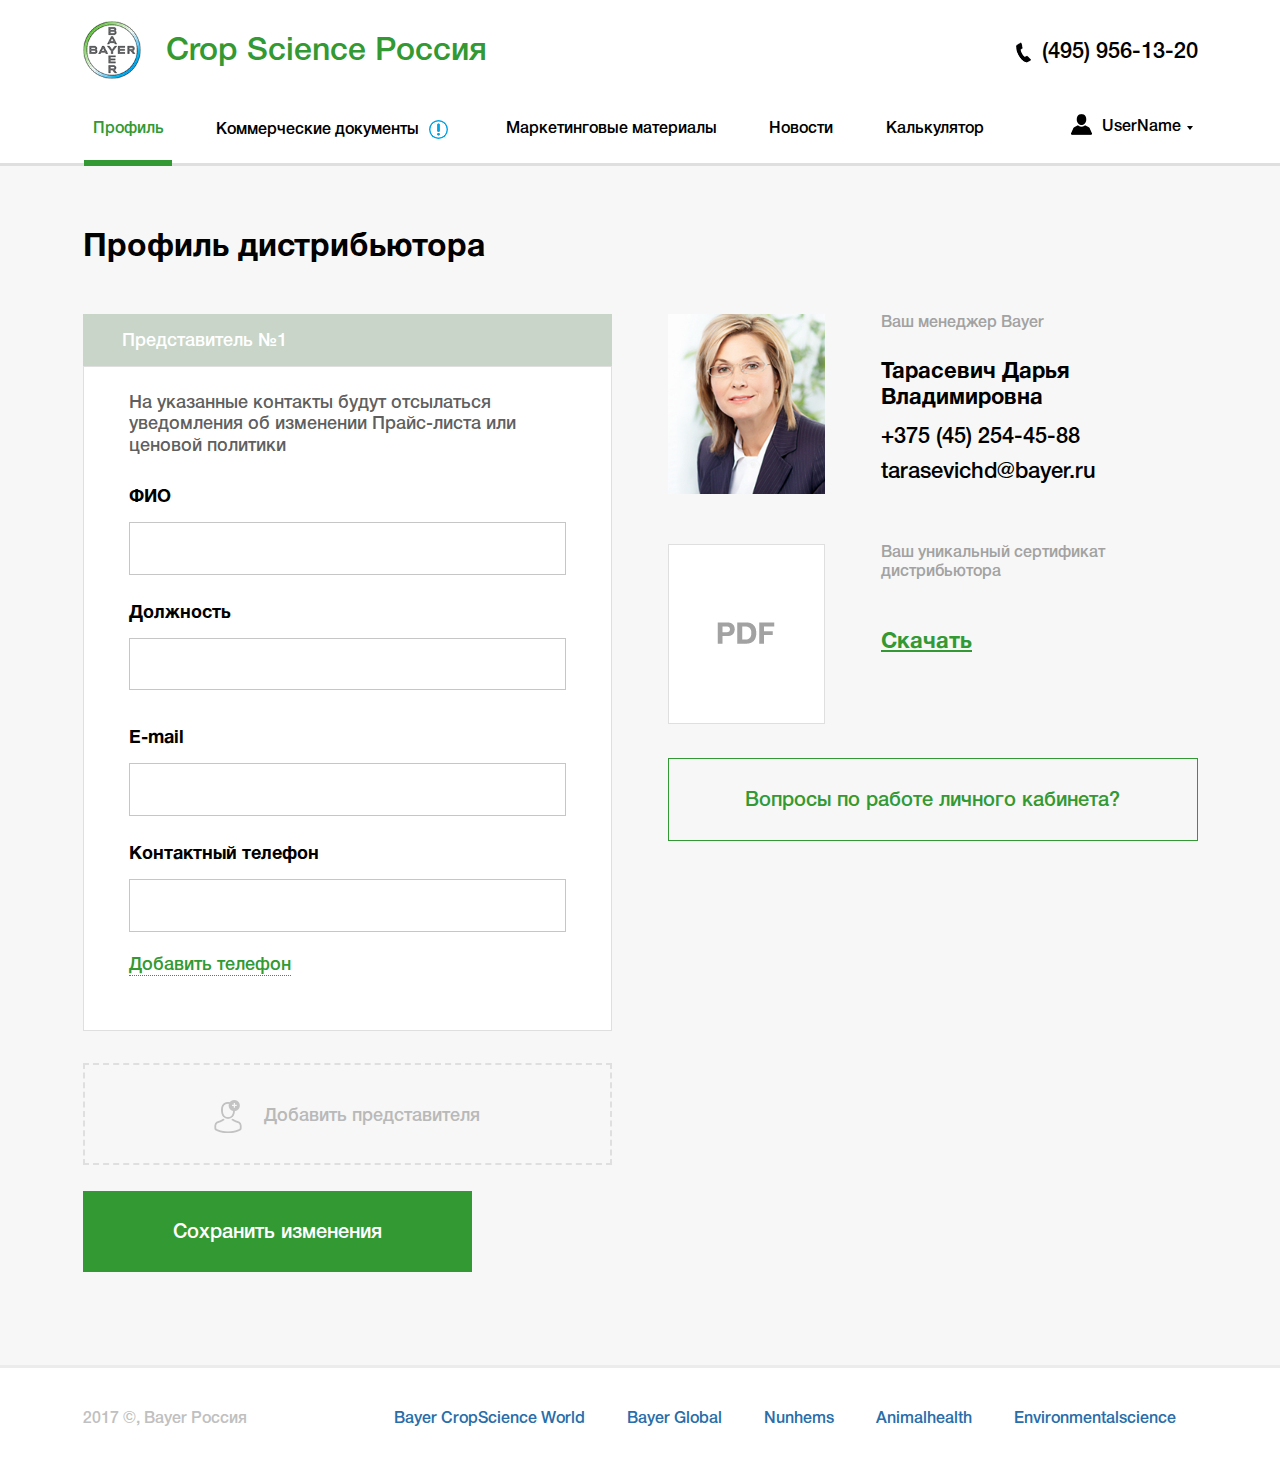
<file: profile.html>
<!DOCTYPE html>
<html lang="ru">

<head>
    <meta charset="utf-8">
    <meta http-equiv="x-ua-compatible" content="ie=edge">
    <title>Главная</title>
    <meta content="" name="description">
    <meta content="" name="keywords">
    <meta name="viewport" content="width=device-width, initial-scale=1.0">
    <meta content="telephone=no" name="format-detection">
    <meta name="HandheldFriendly" content="true">


    <!--[if (gt IE 9)|!(IE)]><!-->
    <link href="static/css/main.min.css" rel="stylesheet" type="text/css">
    <!--<![endif]-->
    <link rel="icon" type="image/x-icon" href="favicon.ico">
    <script>
        (function(H){H.className=H.className.replace(/\bno-js\b/,'js')})(document.documentElement)
    </script>
</head>

<body class="page">
    <div class="page__wrapper">
        <header class="header">
            <div class="container">
                <div class="header__inner">
                    <div class="header__left">
                        <button class="hamburger header__hamburger">
                            <span class="hamburger__icon"></span>
                        </button>
                        <a class="logo header__logo" href="javascript:void(0)">
                            <img class="logo__img" src="static/img/assets/logo/logo.jpg" alt="" role="presentation" />
                        </a>
                        <div class="header__top">
                            <div class="header__text-logo">Crop Science Россия
                            </div>
                            <a class="header__phone" href="tel:+74959561320">(495) 956-13-20</a>
                        </div>
                    </div>
                    <div class="header__right">
                        <div class="nav header__nav">
                            <div class="nav__title">Меню
                            </div>
                            <button class="nav__close">Закрыть меню
                            </button>
                            <ul class="nav__list">
                                <li class="nav__item">
                                    <a class="nav__link nav__link_active" href="#">
                                        <span class="nav__link-text">Профиль</span>
                                    </a>
                                </li>
                                <li class="nav__item">
                                    <a class="nav__link" href="#">
                                        <span class="nav__link-text">Коммерческие документы
                                            <span class="notification">
                                                <span class="notification__icon">
                                                    <span class="notification__inner">
                                                        <span class="notification__text">Прайс-лист обновлен</span>
                                                    </span>
                                                </span>
                                            </span>
                                        </span>
                                    </a>
                                </li>
                                <li class="nav__item">
                                    <a class="nav__link" href="#">
                                        <span class="nav__link-text">Маркетинговые материалы</span>
                                    </a>
                                </li>
                                <li class="nav__item">
                                    <a class="nav__link" href="#">
                                        <span class="nav__link-text">Новости</span>
                                    </a>
                                </li>
                                <li class="nav__item">
                                    <a class="nav__link" href="#">
                                        <span class="nav__link-text">Калькулятор</span>
                                    </a>
                                </li>
                            </ul>
                        </div>
                        <div class="nav-user header__nav-user">
                            <div class="nav-user__avatar-wrap">
                                <img class="nav-user__avatar" src="static/img/assets/nav-user/user-defaults.png" alt="" role="presentation"
                                />
                            </div>
                            <div class="nav-user__name">UserName
                            </div>
                            <div class="nav-user__dropdown">
                                <ul class="nav-user__dropdown-list">
                                    <li class="nav-user__dropdown-item">
                                        <a class="nav-user__dropdown-link" href="jv0">Выход из личного кабинета</a>
                                    </li>
                                    <li class="nav-user__dropdown-item">
                                        <a class="nav-user__dropdown-link" href="jv0">На сайт Bayer.ru</a>
                                    </li>
                                </ul>
                            </div>
                        </div>
                    </div>
                </div>
            </div>
        </header>
        <div class="page__content">
            <div class="profile-page">
                <div class="container">
                    <h2 class="title profile-page__title">Профиль дистрибьютора
                    </h2>
                    <div class="profile-page__content">
                        <div class="profile-page__left">
                            <div class="representative">
                                <div class="representative__header">
                                    <div class="representative__title">Представитель №1
                                    </div>
                                </div>
                                <div class="representative__content">
                                    <div class="representative__disc">На указанные контакты будут отсылаться уведомления об изменении Прайс-листа или ценовой
                                        политики
                                    </div>
                                    <div class="representative__form">
                                        <div class="representative__col representative__col_left">
                                            <div class="representative__item">
                                                <label class="representative__label">
                                                    <span class="representative__text">ФИО</span>
                                                    <input class="input input_full-width representative__input"
                                                    type="text" />
                                                </label>
                                            </div>
                                            <div class="representative__item">
                                                <label class="representative__label">
                                                    <span class="representative__text">Должность</span>
                                                    <input class="input input_full-width representative__input"
                                                    type="text" />
                                                </label>
                                            </div>
                                        </div>
                                        <div class="representative__col">
                                            <div class="representative__item">
                                                <label class="representative__label">
                                                    <span class="representative__text">E-mail</span>
                                                    <input class="input input_full-width representative__input"
                                                    type="text" />
                                                </label>
                                            </div>
                                            <div class="representative__item">
                                                <label class="representative__label">
                                                    <span class="representative__text">Контактный телефон</span>
                                                    <input class="input input_full-width representative__input"
                                                    type="text" />
                                                </label>
                                                <a class="link link link_dotted representative__add-phone" href="javascript:void(0)">
                                                    <span class="link__text">Добавить телефон</span>
                                                </a>
                                            </div>
                                        </div>
                                    </div>
                                </div>
                                <button class="representative__add-item">Добавить представителя
                                </button>
                                <a class="btn btn_green representative__btn" href="javascript:void(0)">Сохранить изменения</a>
                            </div>
                        </div>
                        <div class="profile-page__right">
                            <div class="user-profile">
                                <div class="user-profile__row">
                                    <div class="user-profile__image-wrap">
                                        <img class="user-profile__img" src="static/img/assets/user-profile/avatar.jpg" alt=""
                                        role="presentation" />
                                    </div>
                                    <div class="user-profile__content">
                                        <div class="user-profile__text">Ваш менеджер Bayer
                                        </div>
                                        <div class="user-profile__user">
                                            <div class="user-profile__name">Тарасевич Дарья Владимировна
                                            </div>
                                            <a class="user-profile__phone" href="tel:+79999999">+375 (45) 254-45-88</a>
                                            <a class="user-profile__email" href="mailto:#{item.user.email}">tarasevichd@bayer.ru</a>
                                        </div>
                                    </div>
                                </div>
                                <div class="user-profile__row">
                                    <div class="user-profile__image-wrap">
                                        <img class="user-profile__img" src="static/img/assets/user-profile/pdf.jpg" alt="" role="presentation"
                                        />
                                    </div>
                                    <div class="user-profile__content">
                                        <div class="user-profile__text">Ваш уникальный сертификат дистрибьютора
                                        </div>
                                        <div class="user-profile__link-wrap">
                                            <a class="link user-profile__download" href="javascript:void(0)">
                                                <span class="link__text">Скачать</span>
                                            </a>
                                        </div>
                                    </div>
                                </div>
                                <a class="btn btn_transparent user-profile__btn" href="javascript:void(0)">Вопросы по работе личного кабинета?</a>
                            </div>
                        </div>
                    </div>
                </div>
            </div>
        </div>
        <footer class="footer">
            <div class="footer__container container">
                <div class="footer__copy">2017 &copy, Bayer Россия
                </div>
                <nav class="nav-footer footer__nav">
                    <ul class="nav-footer__list">
                        <li class="nav-footer__item">
                            <a class="nav-footer__link" href="#">Bayer CropScience World</a>
                        </li>
                        <li class="nav-footer__item">
                            <a class="nav-footer__link" href="#">Bayer Global</a>
                        </li>
                        <li class="nav-footer__item">
                            <a class="nav-footer__link" href="#">Nunhems</a>
                        </li>
                        <li class="nav-footer__item">
                            <a class="nav-footer__link" href="#">Animalhealth</a>
                        </li>
                        <li class="nav-footer__item">
                            <a class="nav-footer__link" href="#">Environmentalscience</a>
                        </li>
                    </ul>
                </nav>
            </div>
        </footer>
    </div>
    <script src="https://code.jquery.com/jquery-3.1.1.min.js"></script>
    <script src="static/js/main.min.js"></script>
</body>

</html>
</file>
